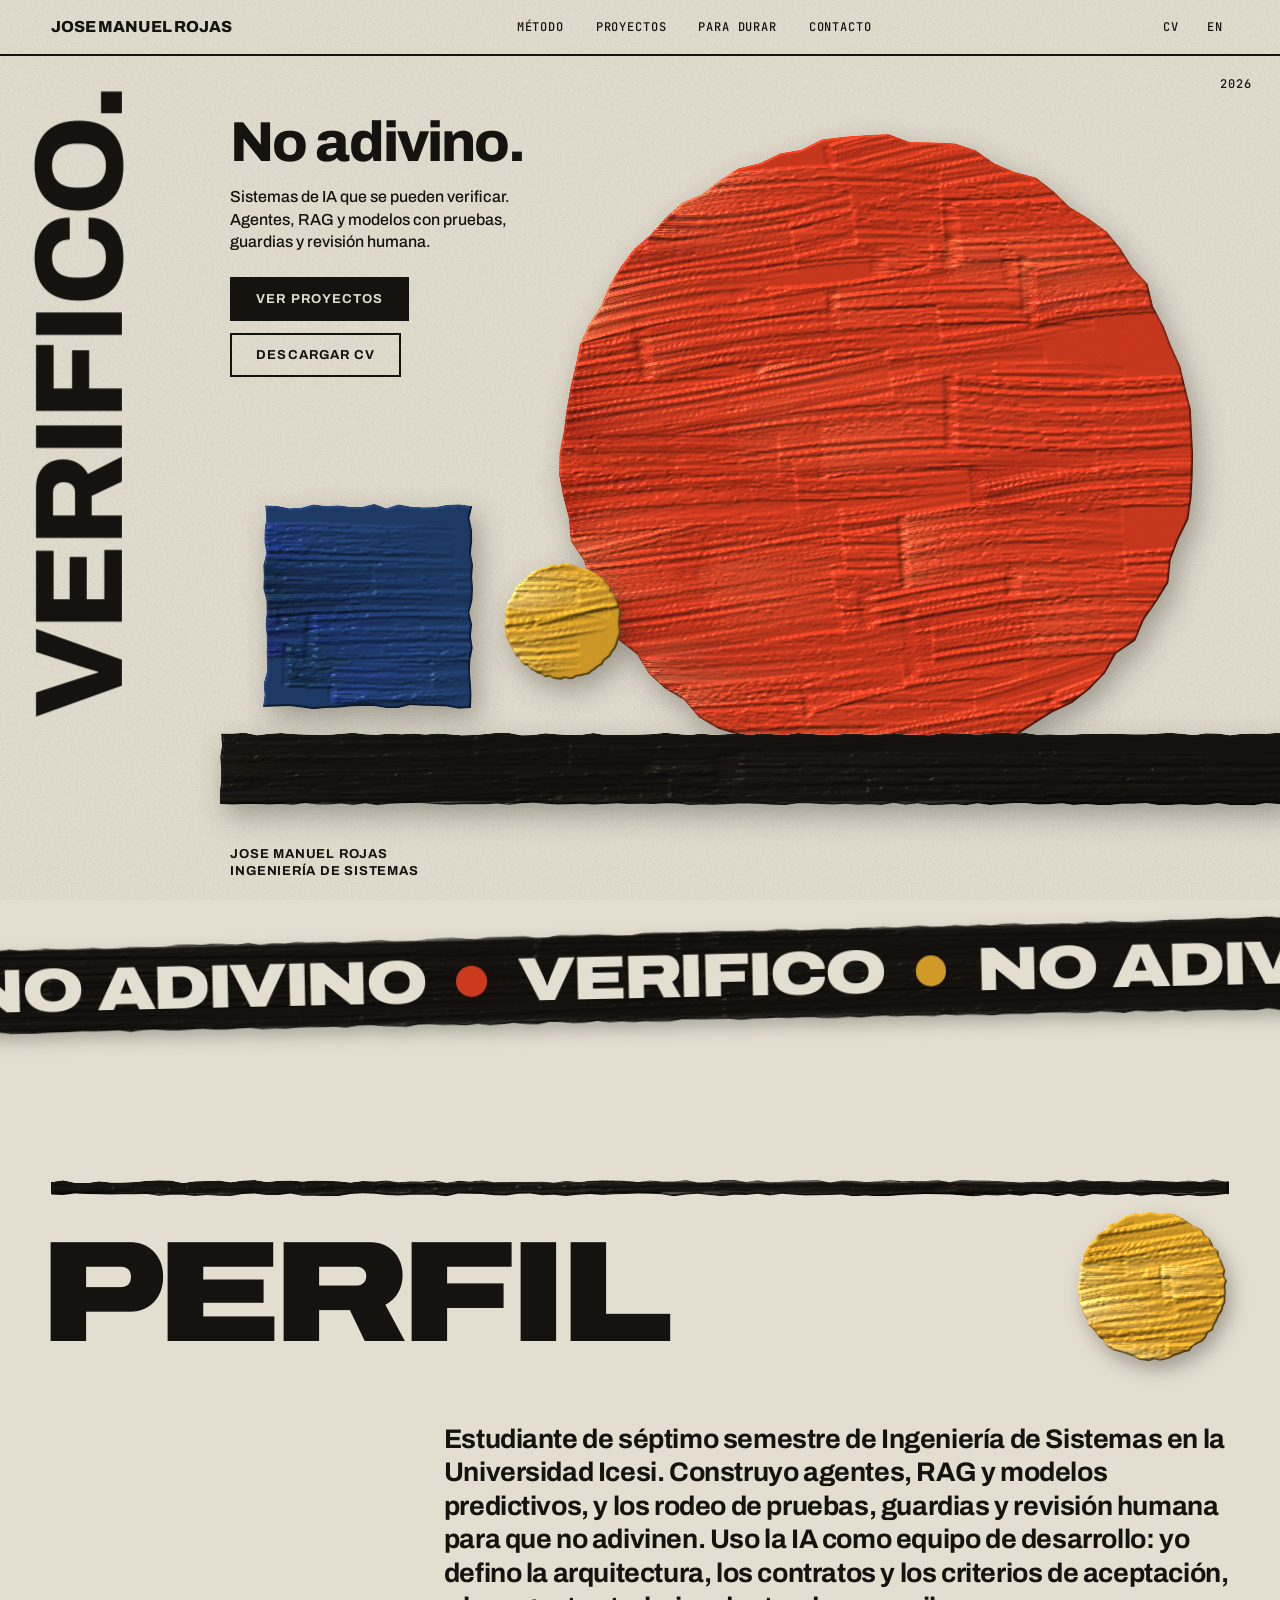
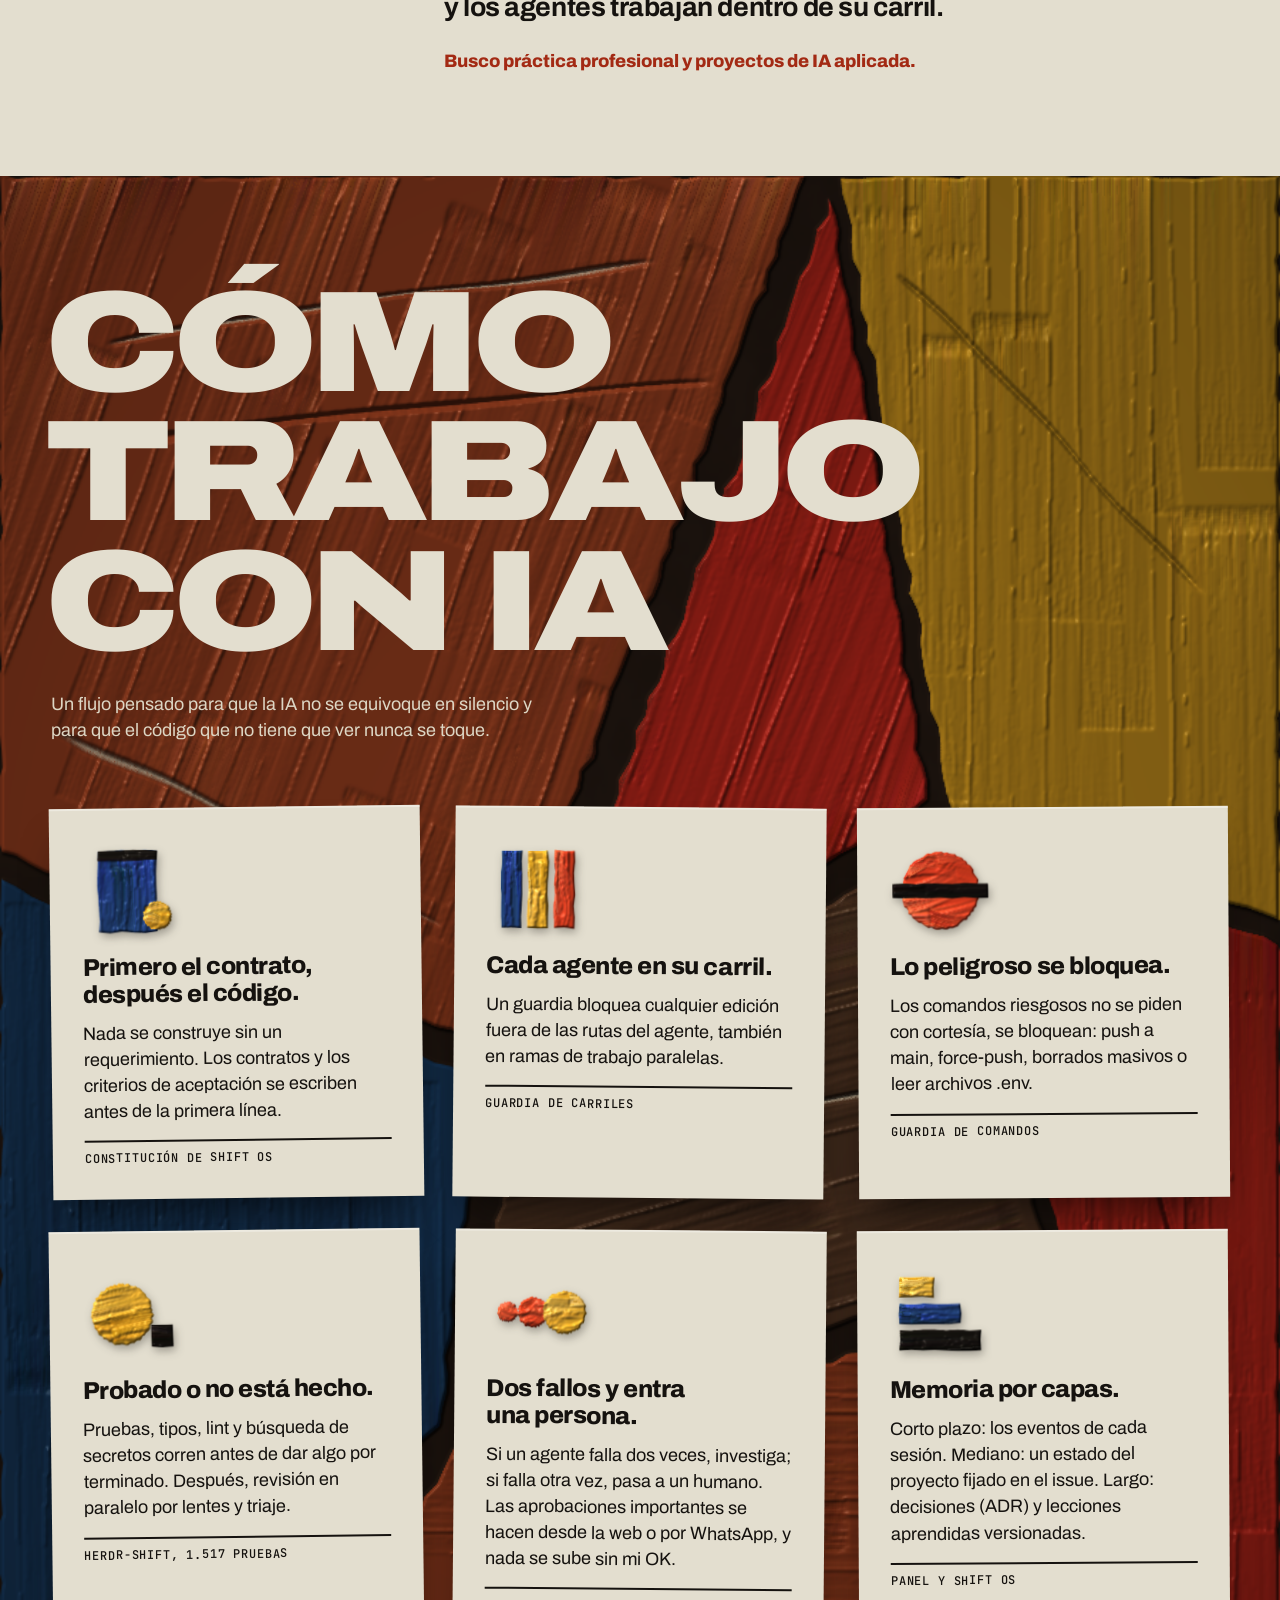
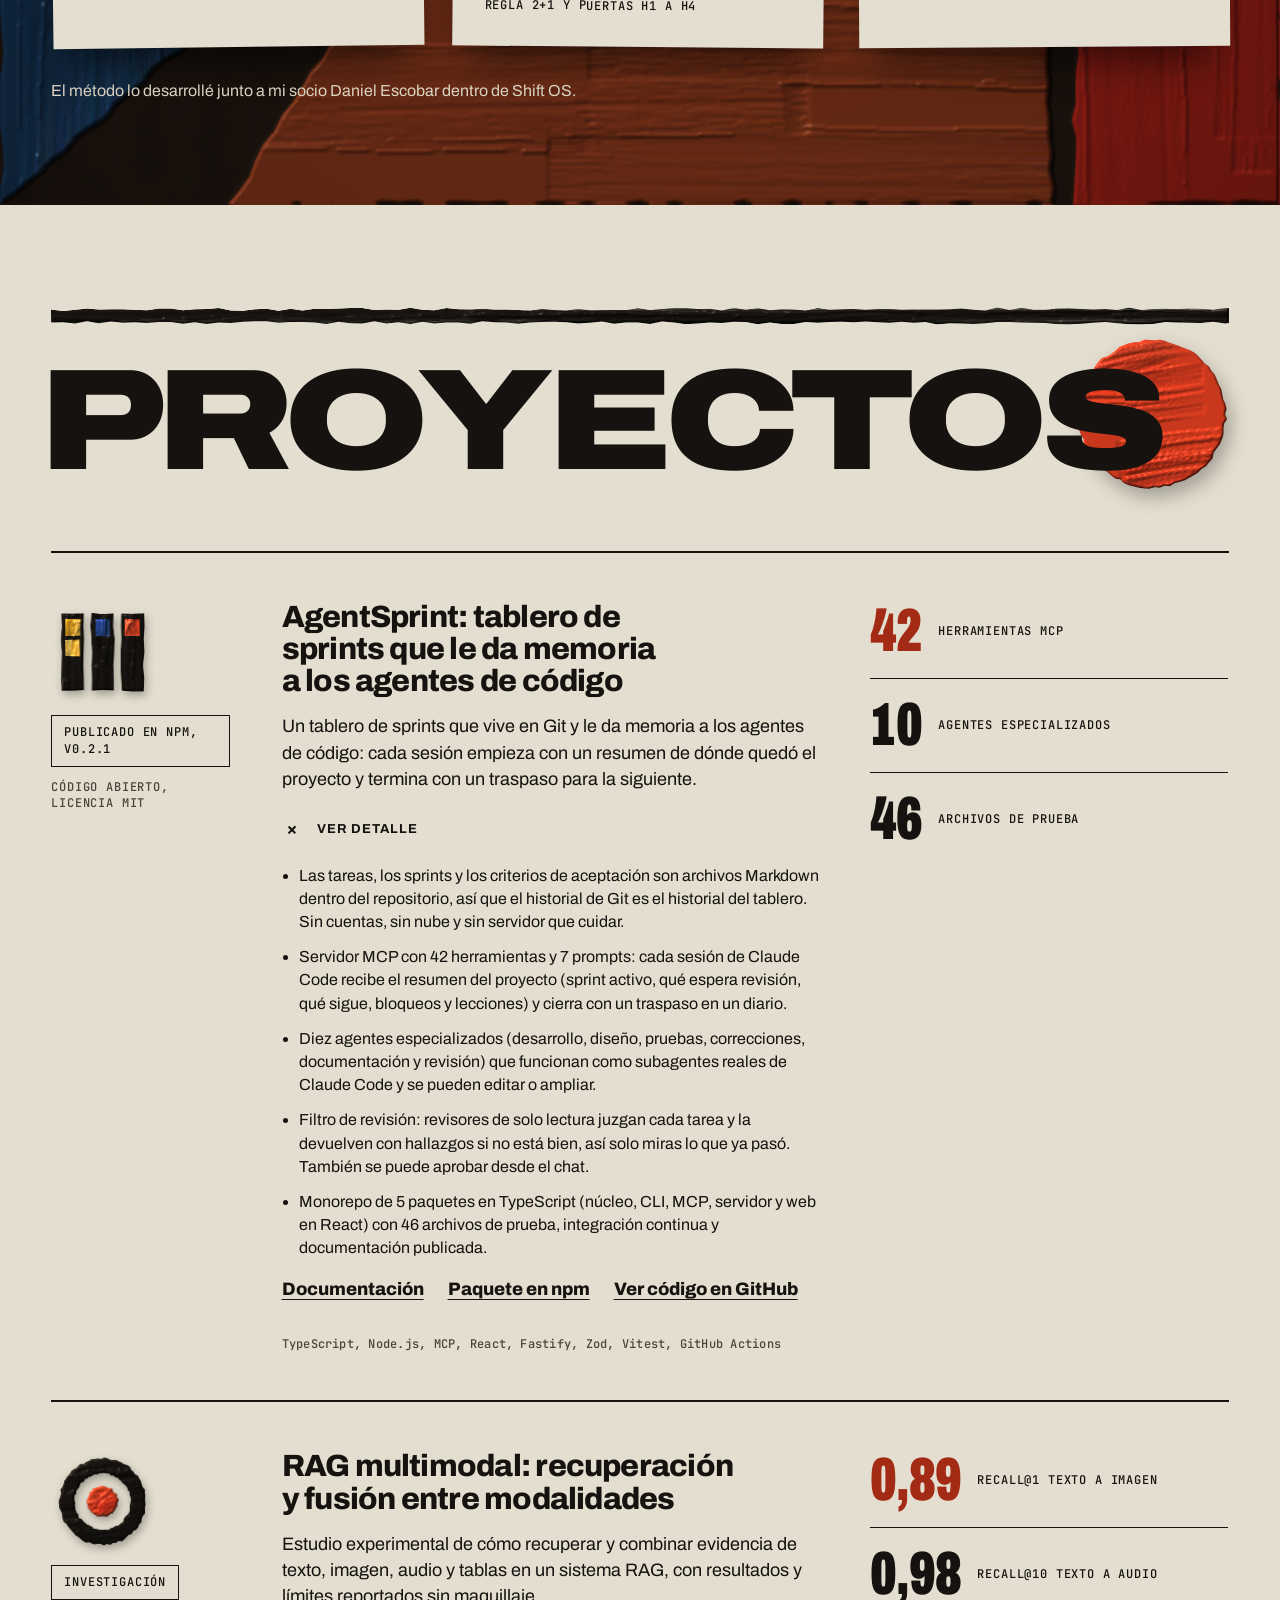
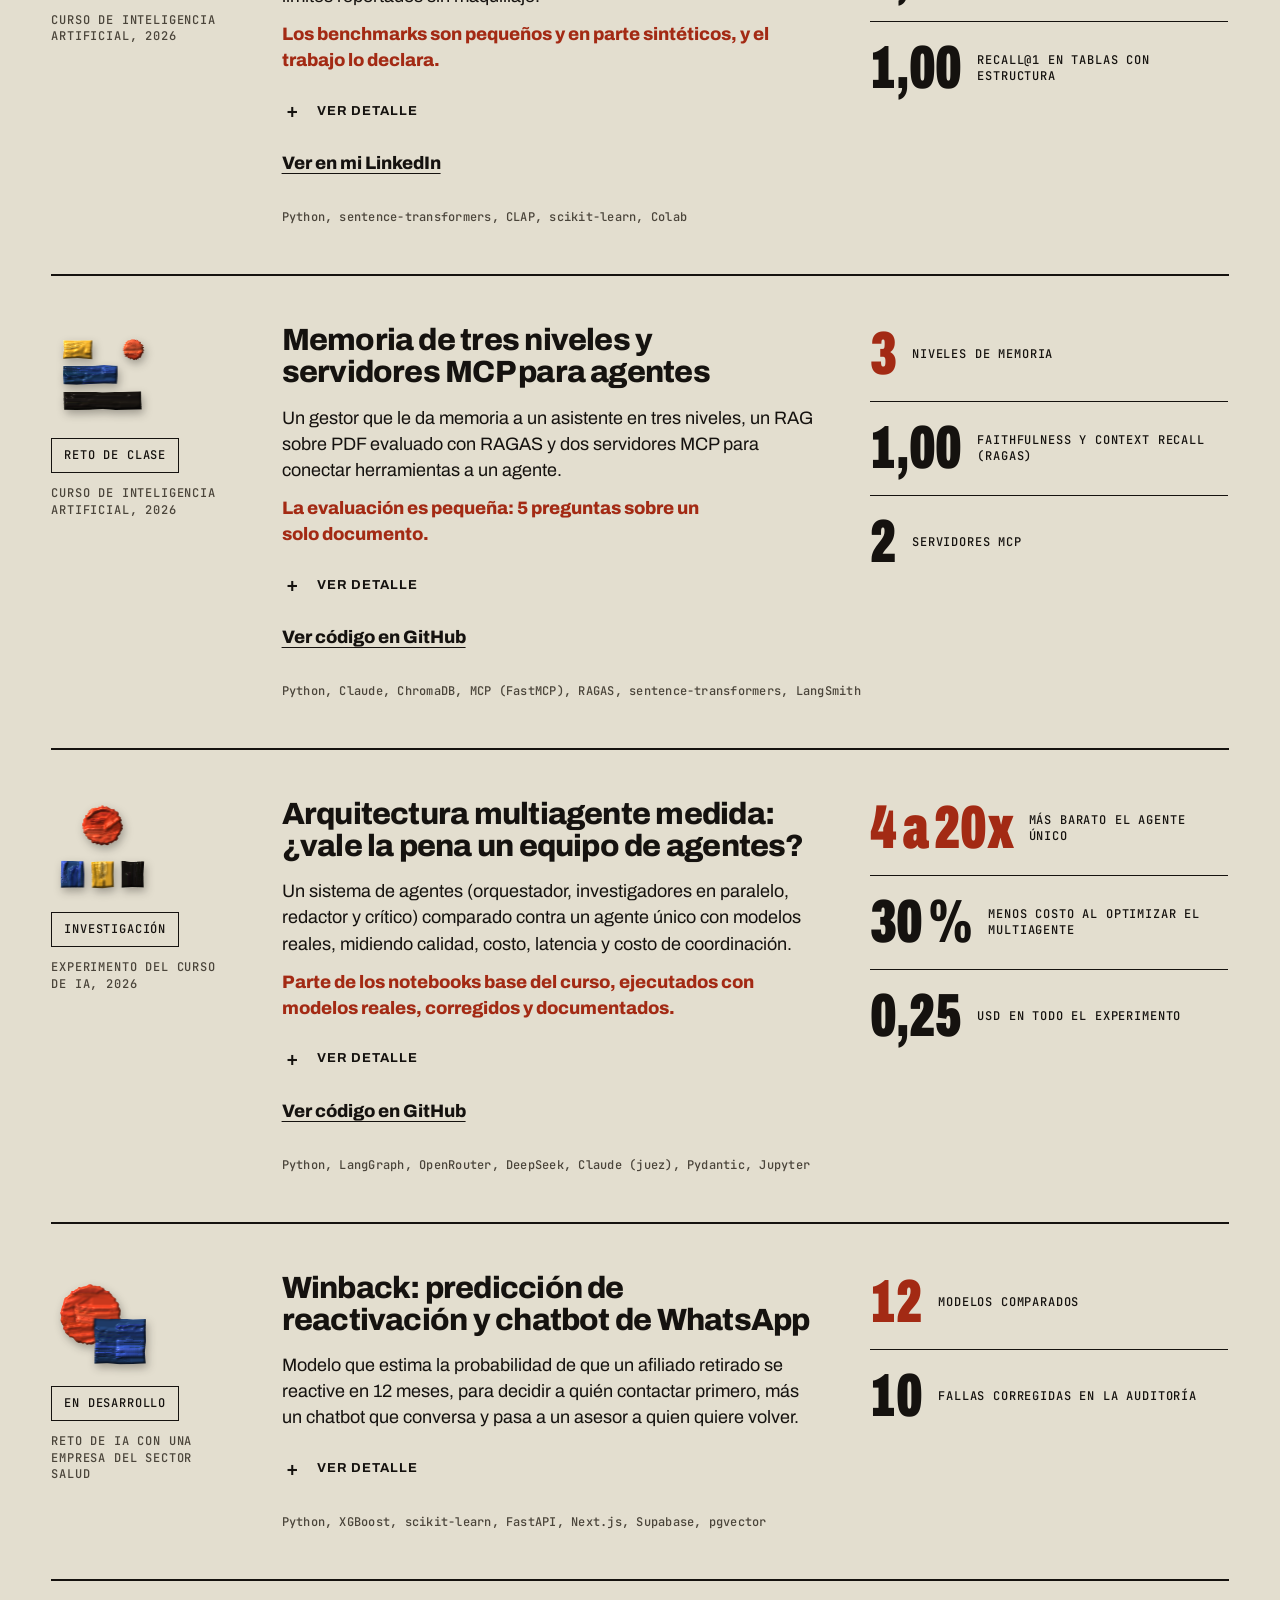
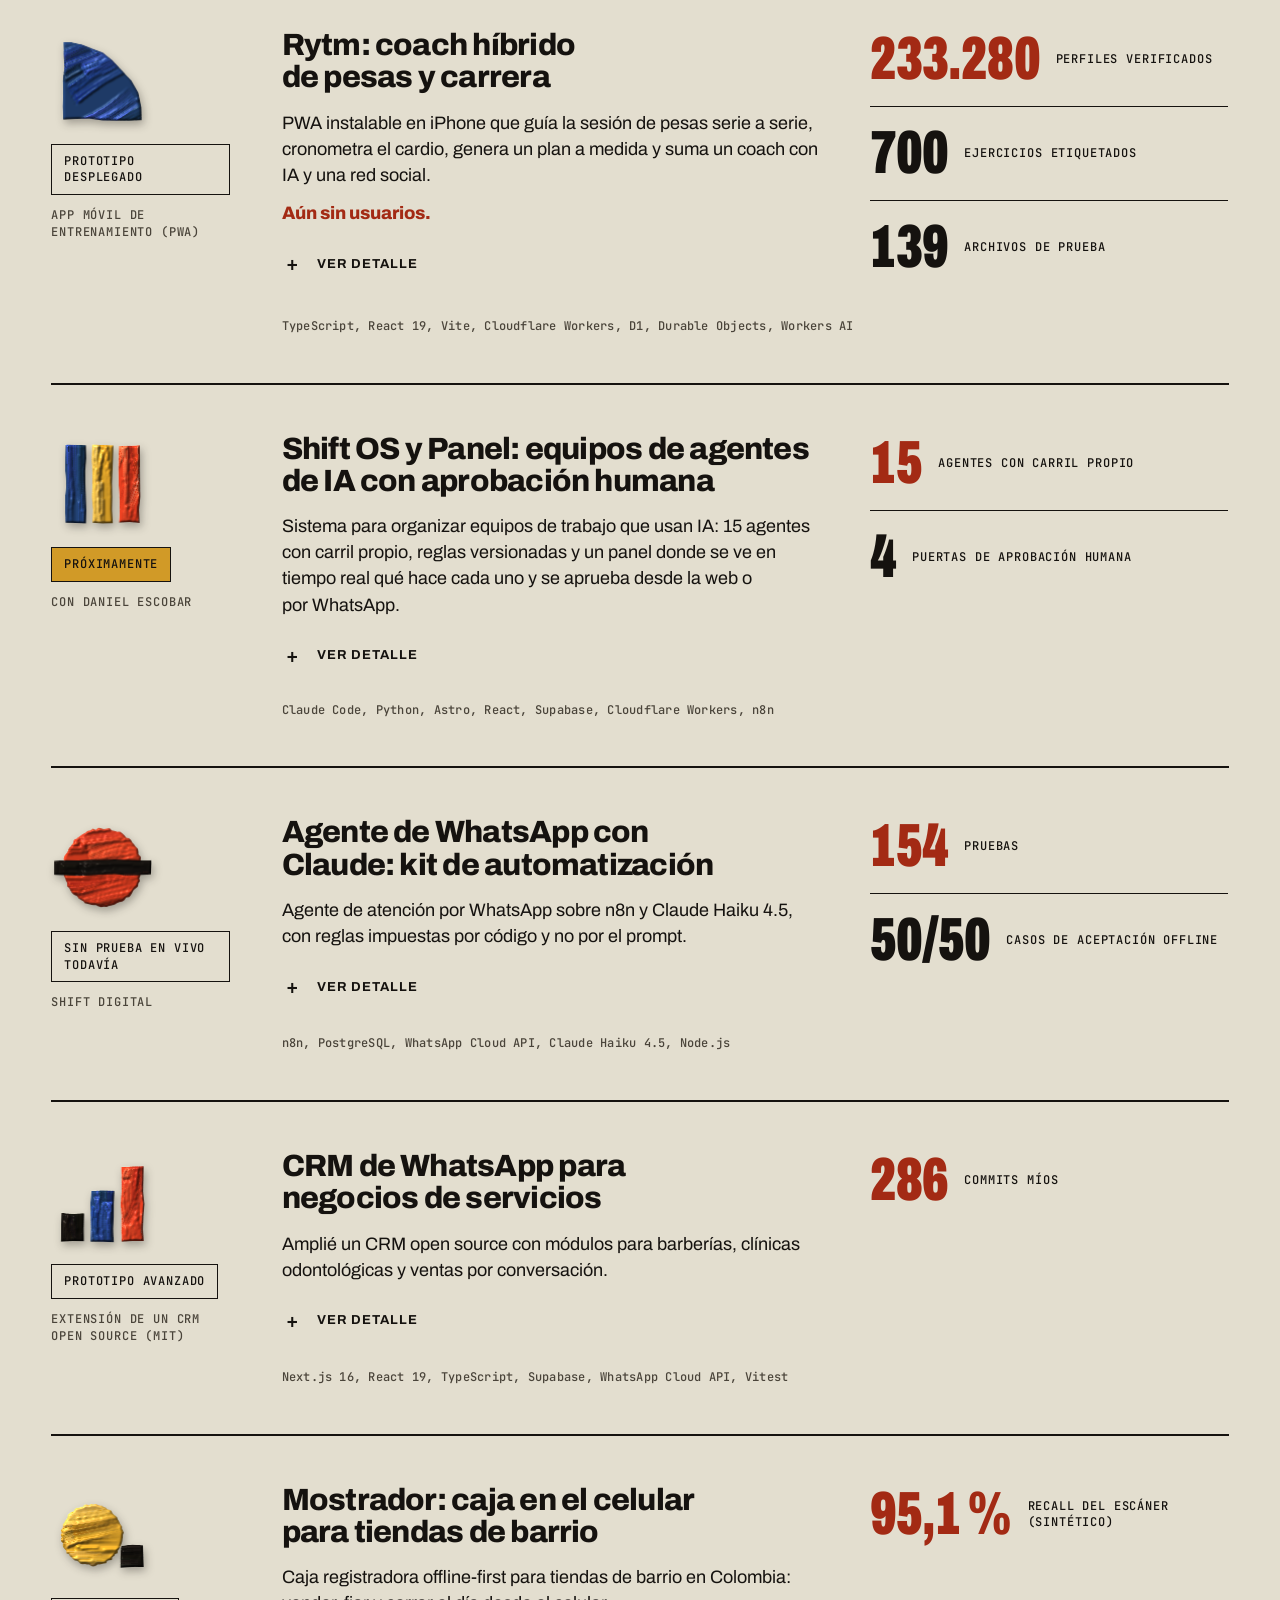
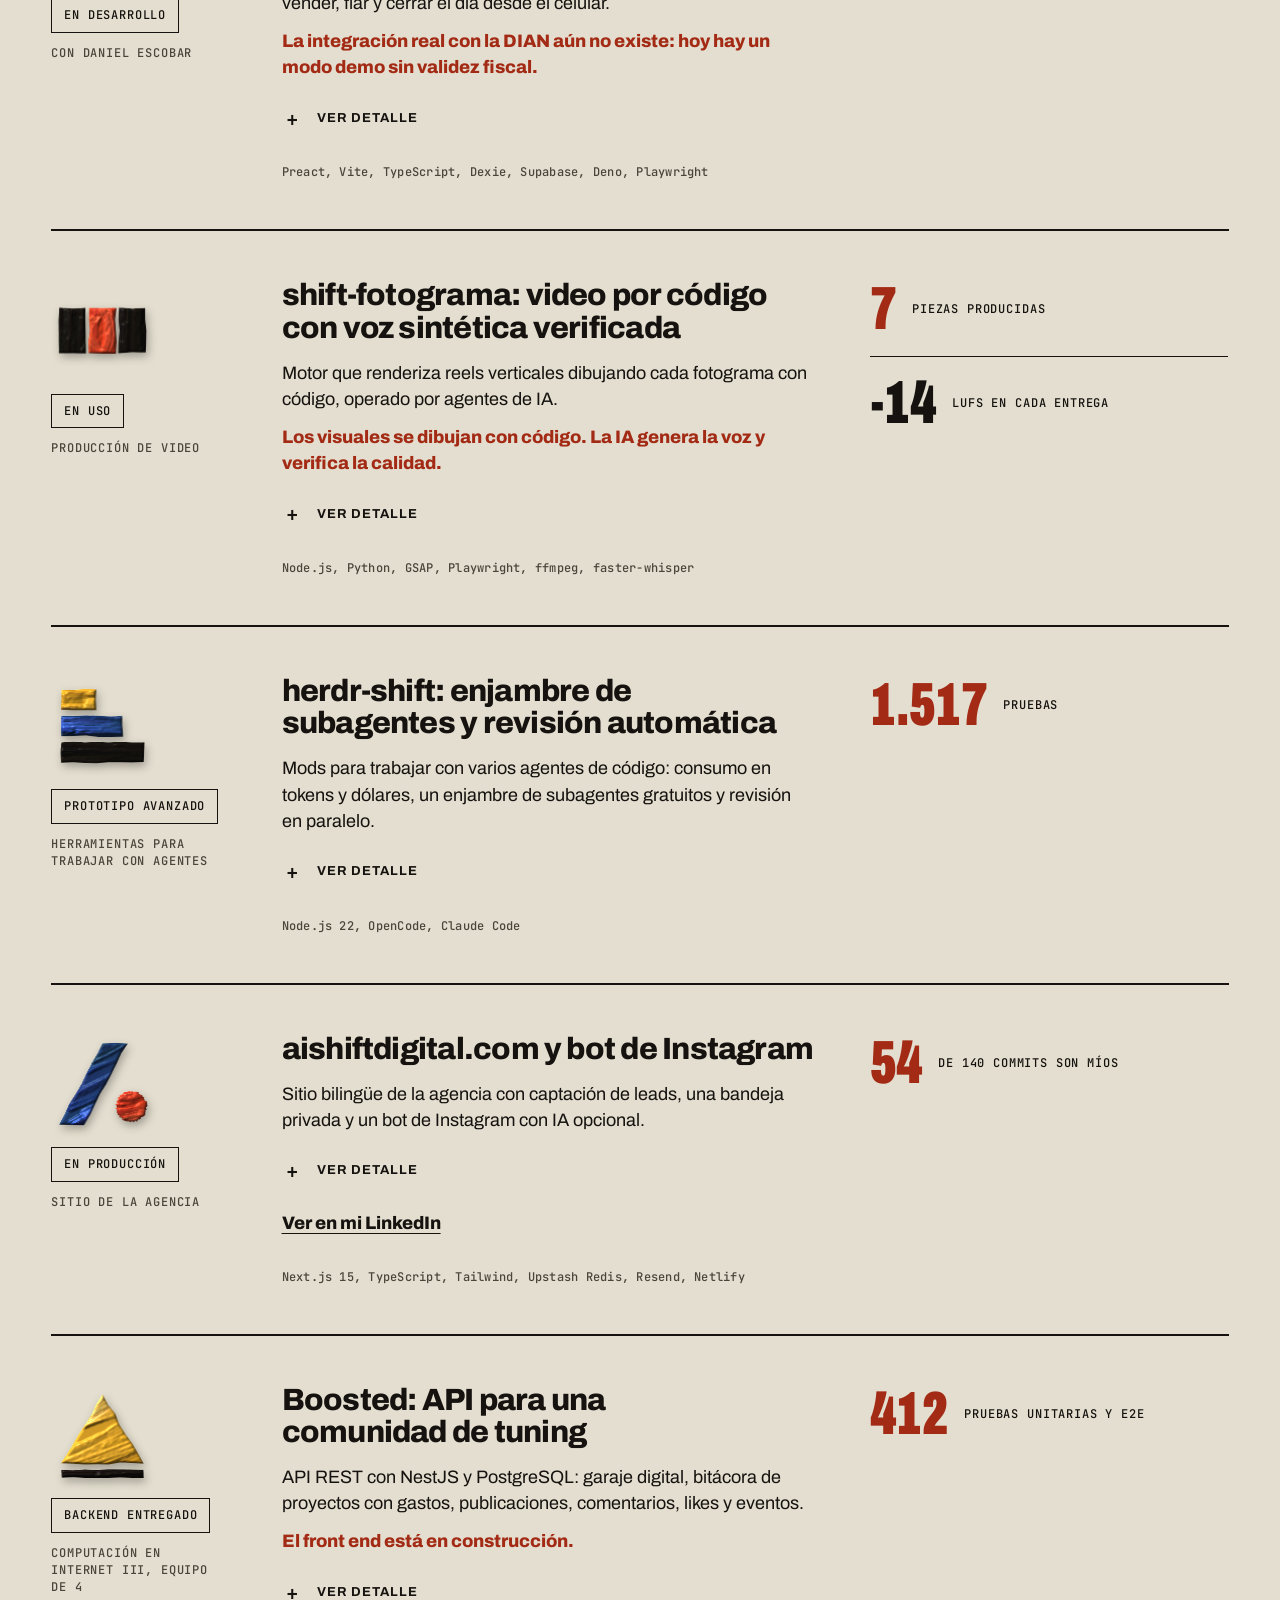
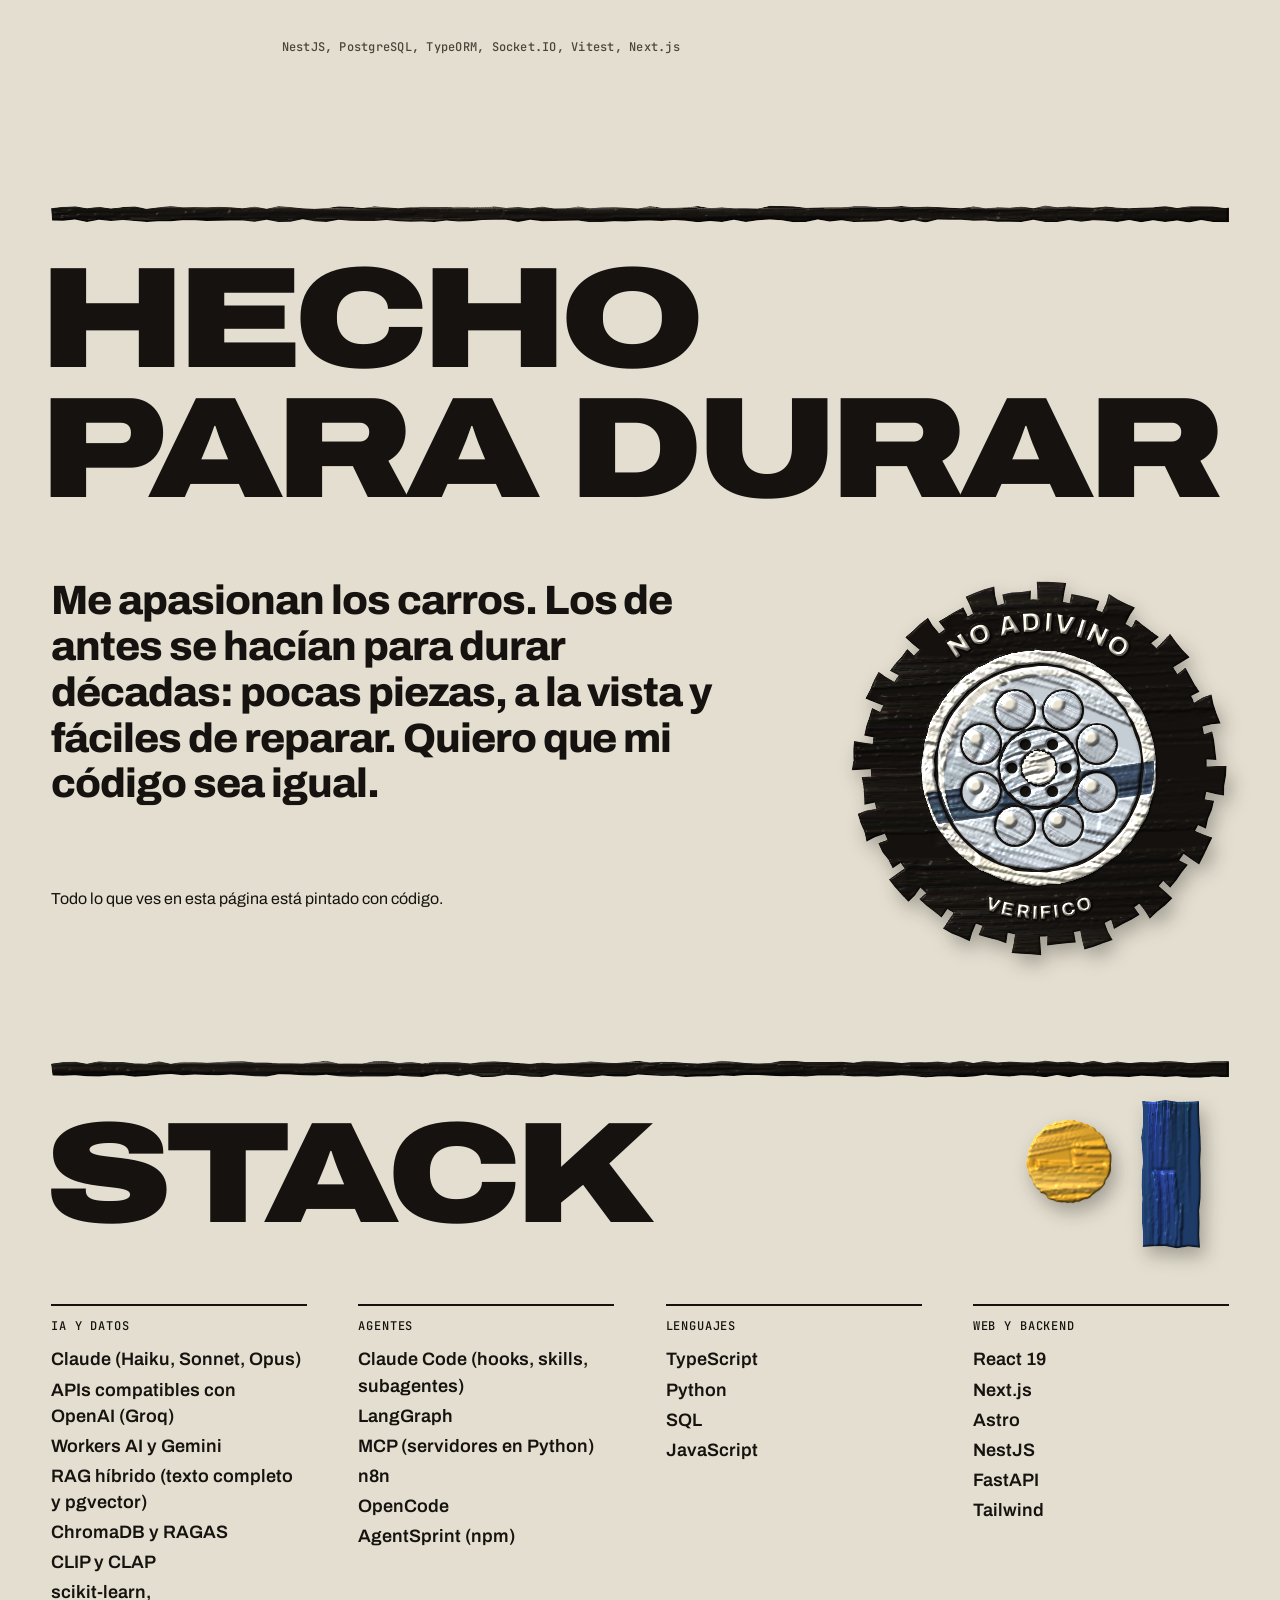
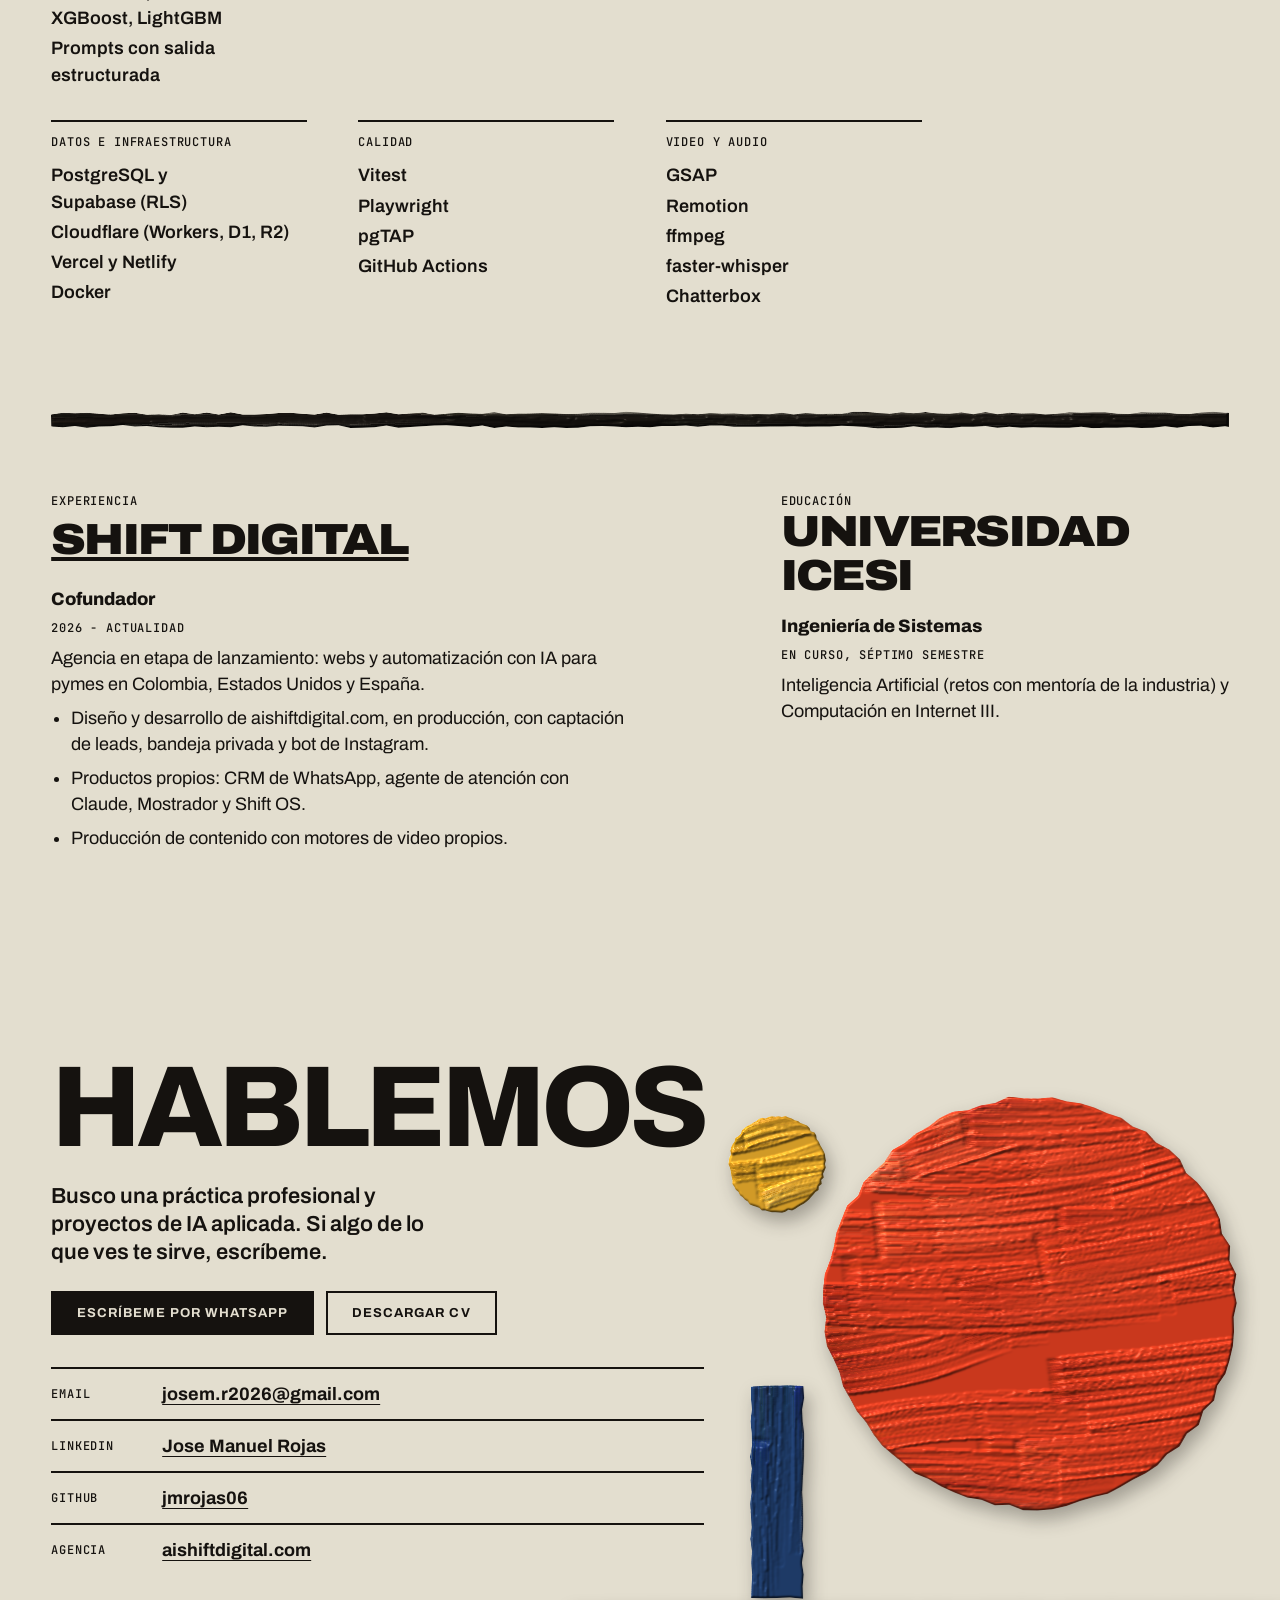
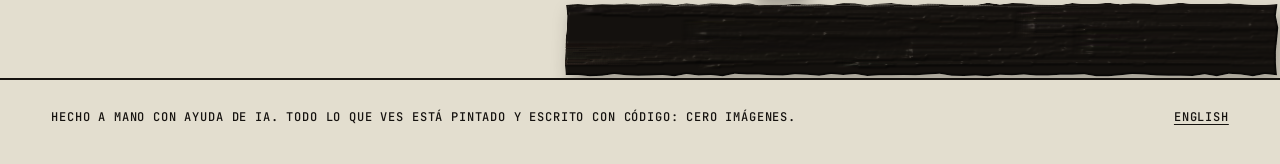
<file: index.html>
<!doctype html>
<html lang="es">
<head>
<meta charset="utf-8">
<meta name="viewport" content="width=device-width, initial-scale=1">
<title>Jose Manuel Rojas | No adivino. Verifico.</title>
<meta name="description" content="Estudiante de Ingeniería de Sistemas en la Universidad Icesi. Agentes, RAG y modelos predictivos con pruebas, guardias y revisión humana.">
<meta name="color-scheme" content="light">
<meta name="theme-color" content="#E3DECF">
<link rel="icon" type="image/svg+xml" href="favicon.svg">
<link rel="canonical" href="https://jmrojas06.github.io/">
<link rel="alternate" hreflang="es" href="https://jmrojas06.github.io/">
<link rel="alternate" hreflang="en" href="https://jmrojas06.github.io/en/">
<meta property="og:url" content="https://jmrojas06.github.io/">
<meta property="og:image" content="https://jmrojas06.github.io/assets/og.jpg">
<meta name="twitter:card" content="summary_large_image">
<meta property="og:type" content="website">
<meta property="og:locale" content="es_CO">
<meta property="og:title" content="Jose Manuel Rojas | No adivino. Verifico.">
<meta property="og:description" content="Estudiante de Ingeniería de Sistemas en la Universidad Icesi. Agentes, RAG y modelos predictivos con pruebas, guardias y revisión humana.">
<script>document.documentElement.classList.add('js')</script>
<link rel="preload" href="assets/fonts/archivo-normal-100-900.woff2" as="font" type="font/woff2" crossorigin>
<link rel="stylesheet" href="assets/fonts/fonts.css">
<link rel="stylesheet" href="styles.css">
<script type="application/ld+json">{"@context":"https://schema.org","@type":"Person","name":"Jose Manuel Rojas","jobTitle":"Estudiante de Ingeniería de Sistemas","alumniOf":"Universidad Icesi","sameAs":["https://github.com/jmrojas06","https://www.linkedin.com/in/jose-manuel-rojas-401587226"]}</script>
</head>
<body>
<a class="skip" href="#main">Saltar al contenido</a>
<header class="nav mono">
  <a class="nav__name" href="#top" translate="no">Jose Manuel Rojas</a>
  <nav aria-label="Secciones">
    <a href="#metodo">Método</a>
    <a href="#proyectos">Proyectos</a>
    <a href="#garaje">Para durar</a>
    <a href="#contacto">Contacto</a>
  </nav>
  <span class="nav__r"><a href="Jose-Manuel-Rojas-CV-ES.pdf" download>CV</a><a href="en/" hreflang="en" lang="en">EN</a></span>
</header>
<main id="main">

  <section class="hero" id="top" data-parallax aria-label="Portada">
    <div class="shapes" aria-hidden="true">
      <canvas class="shape s-circle" data-scene="shape" data-shape="circle" data-key="red" data-cap="1200" data-seed="1" style="--z:14;--d:0.15s" aria-hidden="true"></canvas>
      <canvas class="shape s-bar" data-scene="shape" data-shape="rect" data-key="ink" data-cap="1400" data-seed="2" style="--z:6;--d:0.6s" aria-hidden="true"></canvas>
      <canvas class="shape s-blue" data-scene="shape" data-shape="rect" data-key="blue" data-cap="700" data-seed="3" style="--z:24;--d:0.9s" aria-hidden="true"></canvas>
      <canvas class="shape s-ochre" data-scene="shape" data-shape="circle" data-key="ochre" data-cap="500" data-seed="4" style="--z:34;--d:1.15s" aria-hidden="true"></canvas>
    </div>
    <p class="vert" aria-hidden="true">Verifico.</p>
    <div class="hero__copy">
      <h1 aria-label="No adivino. Verifico."><span class="say">No adivino.</span></h1>
      <p class="sub">Sistemas de IA que se pueden verificar.<span class="sub__more"> Agentes, RAG y modelos con pruebas, guardias y revisión humana.</span></p>
      <div class="cta"><a class="btn btn--solid" href="#proyectos">Ver proyectos</a><a class="btn" href="Jose-Manuel-Rojas-CV-ES.pdf" download>Descargar CV</a></div>
    </div>
    <p class="hero__id" translate="no">Jose Manuel Rojas<br>Ingeniería de Sistemas</p>
    <p class="hero__yr mono">2026</p>
  </section>

  <div class="tape" aria-hidden="true">
    <div class="tape__in">
      <canvas class="tape__cv" data-scene="rule" data-seed="5"></canvas>
      <div class="tape__track"><span>No adivino</span><i class="dot dot--r"></i><span>Verifico</span><i class="dot dot--o"></i><span>No adivino</span><i class="dot dot--r"></i><span>Verifico</span><i class="dot dot--o"></i><span>No adivino</span><i class="dot dot--r"></i><span>Verifico</span><i class="dot dot--o"></i><span>No adivino</span><i class="dot dot--r"></i><span>Verifico</span><i class="dot dot--o"></i><span>No adivino</span><i class="dot dot--r"></i><span>Verifico</span><i class="dot dot--o"></i><span>No adivino</span><i class="dot dot--r"></i><span>Verifico</span><i class="dot dot--o"></i><span>No adivino</span><i class="dot dot--r"></i><span>Verifico</span><i class="dot dot--o"></i><span>No adivino</span><i class="dot dot--r"></i><span>Verifico</span><i class="dot dot--o"></i></div>
    </div>
  </div>

  <section class="sec" id="perfil">
    <canvas class="rule" data-scene="rule" data-seed="6" aria-hidden="true"></canvas>
    <div class="perfil">
      <div class="st-wrap reveal"><h2 class="st">Perfil</h2><canvas class="deco d-perfil" data-scene="shape" data-shape="circle" data-key="ochre" data-cap="700" data-seed="7" aria-hidden="true"></canvas></div>
      <div class="perfil__body reveal">
        <p class="perfil__text">Estudiante de séptimo semestre de Ingeniería de Sistemas en la Universidad Icesi. Construyo agentes, RAG y modelos predictivos, y los rodeo de pruebas, guardias y revisión humana para que no adivinen. Uso la IA como equipo de desarrollo: yo defino la arquitectura, los contratos y los criterios de aceptación, y los agentes trabajan dentro de su carril.</p>
        <p class="perfil__goal">Busco práctica profesional y proyectos de IA aplicada.</p>
      </div>
    </div>
  </section>

  <section class="dark" id="metodo">
    <canvas class="dark__cv" data-scene="shards" data-seed="8" aria-hidden="true"></canvas>
    <div class="dark__in">
      <h2 class="st st--r reveal">Cómo trabajo con IA</h2>
      <p class="sec__intro reveal">Un flujo pensado para que la IA no se equivoque en silencio y para que el código que no tiene que ver nunca se toque.</p>
      <div class="metodo">
        <article class="mt reveal" style="--i:0">
          <canvas class="emb" data-scene="emblem" data-kind="contract" data-seed="9" aria-hidden="true"></canvas>
          <h3>Primero el contrato, después el código.</h3>
          <p>Nada se construye sin un requerimiento. Los contratos y los criterios de aceptación se escriben antes de la primera línea.</p>
          <p class="mono">Constitución de Shift OS</p>
        </article>
        <article class="mt reveal" style="--i:1">
          <canvas class="emb" data-scene="emblem" data-kind="lanes" data-seed="10" aria-hidden="true"></canvas>
          <h3>Cada agente en su carril.</h3>
          <p>Un guardia bloquea cualquier edición fuera de las rutas del agente, también en ramas de trabajo paralelas.</p>
          <p class="mono">Guardia de carriles</p>
        </article>
        <article class="mt reveal" style="--i:2">
          <canvas class="emb" data-scene="emblem" data-kind="blocked" data-seed="11" aria-hidden="true"></canvas>
          <h3>Lo peligroso se bloquea.</h3>
          <p>Los comandos riesgosos no se piden con cortesía, se bloquean: push a main, force-push, borrados masivos o leer archivos .env.</p>
          <p class="mono">Guardia de comandos</p>
        </article>
        <article class="mt reveal" style="--i:0">
          <canvas class="emb" data-scene="emblem" data-kind="verified" data-seed="12" aria-hidden="true"></canvas>
          <h3>Probado o no está hecho.</h3>
          <p>Pruebas, tipos, lint y búsqueda de secretos corren antes de dar algo por terminado. Después, revisión en paralelo por lentes y triaje.</p>
          <p class="mono">herdr-shift, 1.517 pruebas</p>
        </article>
        <article class="mt reveal" style="--i:1">
          <canvas class="emb" data-scene="emblem" data-kind="escalate" data-seed="13" aria-hidden="true"></canvas>
          <h3>Dos fallos y entra una persona.</h3>
          <p>Si un agente falla dos veces, investiga; si falla otra vez, pasa a un humano. Las aprobaciones importantes se hacen desde la web o por WhatsApp, y nada se sube sin mi OK.</p>
          <p class="mono">Regla 2+1 y puertas H1 a H4</p>
        </article>
        <article class="mt reveal" style="--i:2">
          <canvas class="emb" data-scene="emblem" data-kind="layers" data-seed="14" aria-hidden="true"></canvas>
          <h3>Memoria por capas.</h3>
          <p>Corto plazo: los eventos de cada sesión. Mediano: un estado del proyecto fijado en el issue. Largo: decisiones (ADR) y lecciones aprendidas versionadas.</p>
          <p class="mono">Panel y Shift OS</p>
        </article>
      </div>
      <p class="sec__note reveal">El método lo desarrollé junto a mi socio Daniel Escobar dentro de Shift OS.</p>
    </div>
  </section>

  <section class="sec" id="proyectos">
    <canvas class="rule" data-scene="rule" data-seed="15" aria-hidden="true"></canvas>
    <div class="st-wrap reveal"><h2 class="st">Proyectos</h2><canvas class="deco d-proy" data-scene="shape" data-shape="circle" data-key="red" data-cap="800" data-seed="16" aria-hidden="true"></canvas></div>
    <div class="projects">

      <article class="prj reveal" id="p-agentsprint">
        <div class="prj__l">
          <canvas class="emb" data-scene="emblem" data-kind="board" data-seed="17" aria-hidden="true"></canvas>
          <span class="chip mono">Publicado en npm, v0.2.1</span>
          <span class="tag mono">Código abierto, licencia MIT</span>
        </div>
        <div class="prj__m">
          <h3>AgentSprint: tablero de sprints que le da memoria a los agentes de código</h3>
          <p class="prj__sum">Un tablero de sprints que vive en Git y le da memoria a los agentes de código: cada sesión empieza con un resumen de dónde quedó el proyecto y termina con un traspaso para la siguiente.</p>
          
          <details open><summary>Ver detalle</summary><ul class="points"><li>Las tareas, los sprints y los criterios de aceptación son archivos Markdown dentro del repositorio, así que el historial de Git es el historial del tablero. Sin cuentas, sin nube y sin servidor que cuidar.</li><li>Servidor MCP con 42 herramientas y 7 prompts: cada sesión de Claude Code recibe el resumen del proyecto (sprint activo, qué espera revisión, qué sigue, bloqueos y lecciones) y cierra con un traspaso en un diario.</li><li>Diez agentes especializados (desarrollo, diseño, pruebas, correcciones, documentación y revisión) que funcionan como subagentes reales de Claude Code y se pueden editar o ampliar.</li><li>Filtro de revisión: revisores de solo lectura juzgan cada tarea y la devuelven con hallazgos si no está bien, así solo miras lo que ya pasó. También se puede aprobar desde el chat.</li><li>Monorepo de 5 paquetes en TypeScript (núcleo, CLI, MCP, servidor y web en React) con 46 archivos de prueba, integración continua y documentación publicada.</li></ul></details>
          <div class="prj__links"><a class="prj__link" href="https://jmrojas06.github.io/AgentSprint/" rel="noopener">Documentación</a><a class="prj__link" href="https://www.npmjs.com/package/@jmrojas06/agentsprint-cli" rel="noopener">Paquete en npm</a><a class="prj__link" href="https://github.com/jmrojas06/AgentSprint" rel="noopener">Ver código en GitHub</a></div>
        </div>
        <dl class="nums"><div><dt class="mono">herramientas MCP</dt><dd>42</dd></div><div><dt class="mono">agentes especializados</dt><dd>10</dd></div><div><dt class="mono">archivos de prueba</dt><dd>46</dd></div></dl>
        <p class="prj__s mono">TypeScript, Node.js, MCP, React, Fastify, Zod, Vitest, GitHub Actions</p>
      </article>

      <article class="prj reveal" id="p-rag">
        <div class="prj__l">
          <canvas class="emb" data-scene="emblem" data-kind="target" data-seed="18" aria-hidden="true"></canvas>
          <span class="chip mono">Investigación</span>
          <span class="tag mono">Curso de Inteligencia Artificial, 2026</span>
        </div>
        <div class="prj__m">
          <h3>RAG multimodal: recuperación y fusión entre modalidades</h3>
          <p class="prj__sum">Estudio experimental de cómo recuperar y combinar evidencia de texto, imagen, audio y tablas en un sistema RAG, con resultados y límites reportados sin maquillaje.</p>
          <p class="prj__note">Los benchmarks son pequeños y en parte sintéticos, y el trabajo lo declara.</p>
          <details><summary>Ver detalle</summary><ul class="points"><li>Texto a imagen con CLIP ViT-B/32 sobre Flickr30k: Recall@1 de 0,89 y MRR de 0,936 en 100 consultas.</li><li>Texto a audio con CLAP sobre AudioCaps: Recall@10 de 0,98.</li><li>Tablas: al añadir estructura (empresa, región, frecuencia) el Recall@1 subió de 0,67 a 1,00 frente a TF-IDF en un corpus controlado.</li><li>Detecté fuga de información en mi propio baseline y la corregí. Añadí detección y penalización de conflictos entre modalidades.</li></ul></details>
          <div class="prj__links"><a class="prj__link" href="https://www.linkedin.com/in/jose-manuel-rojas-401587226" rel="noopener">Ver en mi LinkedIn</a></div>
        </div>
        <dl class="nums"><div><dt class="mono">Recall@1 texto a imagen</dt><dd>0,89</dd></div><div><dt class="mono">Recall@10 texto a audio</dt><dd>0,98</dd></div><div><dt class="mono">Recall@1 en tablas con estructura</dt><dd>1,00</dd></div></dl>
        <p class="prj__s mono">Python, sentence-transformers, CLAP, scikit-learn, Colab</p>
      </article>

      <article class="prj reveal" id="p-memoria">
        <div class="prj__l">
          <canvas class="emb" data-scene="emblem" data-kind="memory" data-seed="19" aria-hidden="true"></canvas>
          <span class="chip mono">Reto de clase</span>
          <span class="tag mono">Curso de Inteligencia Artificial, 2026</span>
        </div>
        <div class="prj__m">
          <h3>Memoria de tres niveles y servidores MCP para agentes</h3>
          <p class="prj__sum">Un gestor que le da memoria a un asistente en tres niveles, un RAG sobre PDF evaluado con RAGAS y dos servidores MCP para conectar herramientas a un agente.</p>
          <p class="prj__note">La evaluación es pequeña: 5 preguntas sobre un solo documento.</p>
          <details><summary>Ver detalle</summary><ul class="points"><li>Tres niveles de memoria coordinados por un gestor: corto (los últimos 10 mensajes), medio (resumen de la sesión con vigencia de 14 días) y largo (hechos duraderos con importancia, recencia y «derecho al olvido»).</li><li>Corto plazo: ventana de 10 mensajes o 8.000 caracteres que expulsa de a pares, para no romper el turno entre usuario y asistente.</li><li>Medio plazo: resumen progresivo de la sesión guardado con fecha en una base vectorial (Chroma). Solo se recupera lo de los últimos 14 días y se purga lo caducado.</li><li>Largo plazo: el modelo extrae hechos con una importancia de 1 a 10. Si un hecho ya existe lo actualiza en vez de duplicarlo y se recupera por similitud (60 %), importancia (25 %) y recencia (15 %, con decaimiento).</li><li>RAG sobre PDF evaluado con RAGAS en 5 preguntas: faithfulness 1,00, context recall 1,00, context precision 0,90 y answer relevancy 0,89.</li><li>Dos servidores MCP en Python (FastMCP): uno de notas con 3 herramientas y otro que busca y lee la documentación oficial de LangChain a partir de su índice llms.txt.</li></ul></details>
          <div class="prj__links"><a class="prj__link" href="https://github.com/jmrojas06/Reto-2" rel="noopener">Ver código en GitHub</a></div>
        </div>
        <dl class="nums"><div><dt class="mono">niveles de memoria</dt><dd>3</dd></div><div><dt class="mono">faithfulness y context recall (RAGAS)</dt><dd>1,00</dd></div><div><dt class="mono">servidores MCP</dt><dd>2</dd></div></dl>
        <p class="prj__s mono">Python, Claude, ChromaDB, MCP (FastMCP), RAGAS, sentence-transformers, LangSmith</p>
      </article>

      <article class="prj reveal" id="p-multiagente">
        <div class="prj__l">
          <canvas class="emb" data-scene="emblem" data-kind="agents" data-seed="20" aria-hidden="true"></canvas>
          <span class="chip mono">Investigación</span>
          <span class="tag mono">Experimento del curso de IA, 2026</span>
        </div>
        <div class="prj__m">
          <h3>Arquitectura multiagente medida: ¿vale la pena un equipo de agentes?</h3>
          <p class="prj__sum">Un sistema de agentes (orquestador, investigadores en paralelo, redactor y crítico) comparado contra un agente único con modelos reales, midiendo calidad, costo, latencia y costo de coordinación.</p>
          <p class="prj__note">Parte de los notebooks base del curso, ejecutados con modelos reales, corregidos y documentados.</p>
          <details><summary>Ver detalle</summary><ul class="points"><li>Dos implementaciones del mismo diseño: con LangGraph (grafo de estados) y desde cero con el SDK de OpenAI sobre OpenRouter, para comprobar que el resultado no depende del framework.</li><li>5 configuraciones, 8 preguntas por 3 repeticiones (24 tareas cada una, unas 1.000 llamadas) y un juez de otra familia de modelos para evitar sesgo. Todo el experimento costó unos 0,25 USD.</li><li>El agente único resultó entre 4 y 20 veces más barato y entre 2,5 y 6 veces más rápido, con calidad igual o mejor. Coordinar consume entre 21 % y 40 % del costo.</li><li>Optimizar (menos subtareas y rondas del crítico, o un enrutador) bajó el costo cerca de 30 % sin perder calidad, pero no alcanzó la meta de 40 %.</li><li>Medí el ruido: el orden entre agente único y multiagente se invierte entre las dos implementaciones, así que solo declaro firmes las diferencias de costo, latencia y número de llamadas.</li></ul></details>
          <div class="prj__links"><a class="prj__link" href="https://github.com/jmrojas06/multiagente-tostaduria" rel="noopener">Ver código en GitHub</a></div>
        </div>
        <dl class="nums"><div class="wide"><dt class="mono">más barato el agente único</dt><dd>4 a 20x</dd></div><div><dt class="mono">menos costo al optimizar el multiagente</dt><dd>30 %</dd></div><div><dt class="mono">USD en todo el experimento</dt><dd>0,25</dd></div></dl>
        <p class="prj__s mono">Python, LangGraph, OpenRouter, DeepSeek, Claude (juez), Pydantic, Jupyter</p>
      </article>

      <article class="prj reveal" id="p-winback">
        <div class="prj__l">
          <canvas class="emb" data-scene="emblem" data-kind="duo" data-seed="21" aria-hidden="true"></canvas>
          <span class="chip mono">En desarrollo</span>
          <span class="tag mono">Reto de IA con una empresa del sector salud</span>
        </div>
        <div class="prj__m">
          <h3>Winback: predicción de reactivación y chatbot de WhatsApp</h3>
          <p class="prj__sum">Modelo que estima la probabilidad de que un afiliado retirado se reactive en 12 meses, para decidir a quién contactar primero, más un chatbot que conversa y pasa a un asesor a quien quiere volver.</p>
          
          <details><summary>Ver detalle</summary><ul class="points"><li>Partición temporal (la prueba se mira una sola vez) y variables solo previas al retiro.</li><li>12 modelos comparados con intervalos de confianza por bootstrap. Elegí XGBoost por simplicidad, porque los ensambles empataban dentro del error.</li><li>Etiquetas barajadas para descartar fuga, calibración de probabilidades y una auditoría interna con 10 fallas corregidas.</li><li>Chatbot con reglas para baja, queja y asesor (sin gastar LLM); el modelo nunca ve la probabilidad ni datos de salud. Envío simulado, sin pruebas con WhatsApp real.</li></ul></details>
          
        </div>
        <dl class="nums"><div><dt class="mono">modelos comparados</dt><dd>12</dd></div><div><dt class="mono">fallas corregidas en la auditoría</dt><dd>10</dd></div></dl>
        <p class="prj__s mono">Python, XGBoost, scikit-learn, FastAPI, Next.js, Supabase, pgvector</p>
      </article>

      <article class="prj reveal" id="p-rytm">
        <div class="prj__l">
          <canvas class="emb" data-scene="emblem" data-kind="quarter" data-seed="22" aria-hidden="true"></canvas>
          <span class="chip mono">Prototipo desplegado</span>
          <span class="tag mono">App móvil de entrenamiento (PWA)</span>
        </div>
        <div class="prj__m">
          <h3>Rytm: coach híbrido de pesas y carrera</h3>
          <p class="prj__sum">PWA instalable en iPhone que guía la sesión de pesas serie a serie, cronometra el cardio, genera un plan a medida y suma un coach con IA y una red social.</p>
          <p class="prj__note">Aún sin usuarios.</p>
          <details><summary>Ver detalle</summary><ul class="points"><li>Coach con LLM multi-proveedor (Llama 3.3 en Workers AI por defecto; Gemini, Groq o Claude opcionales) que responde en bloques JSON validados por código.</li><li>Motor de planes determinista, sin IA: 39 esqueletos de pesas, 12 plantillas de cardio y 700 ejercicios, con invariantes verificadas sobre 233.280 combinaciones de perfil.</li><li>Avisos con la app cerrada mediante Durable Objects y Web Push, y moderación de fotos con un modelo de visión.</li><li>Backend en Cloudflare Workers, D1 y R2, con 139 archivos de prueba.</li></ul></details>
          
        </div>
        <dl class="nums"><div class="wide"><dt class="mono">perfiles verificados</dt><dd>233.280</dd></div><div><dt class="mono">ejercicios etiquetados</dt><dd>700</dd></div><div><dt class="mono">archivos de prueba</dt><dd>139</dd></div></dl>
        <p class="prj__s mono">TypeScript, React 19, Vite, Cloudflare Workers, D1, Durable Objects, Workers AI</p>
      </article>

      <article class="prj reveal" id="p-shiftos">
        <div class="prj__l">
          <canvas class="emb" data-scene="emblem" data-kind="lanes" data-seed="23" aria-hidden="true"></canvas>
          <span class="chip mono chip--soon">Próximamente</span>
          <span class="tag mono">Con Daniel Escobar</span>
        </div>
        <div class="prj__m">
          <h3>Shift OS y Panel: equipos de agentes de IA con aprobación humana</h3>
          <p class="prj__sum">Sistema para organizar equipos de trabajo que usan IA: 15 agentes con carril propio, reglas versionadas y un panel donde se ve en tiempo real qué hace cada uno y se aprueba desde la web o por WhatsApp.</p>
          
          <details><summary>Ver detalle</summary><ul class="points"><li>Plugin versionado de Claude Code con 15 agentes, 8 skills, hooks y una constitución de trabajo.</li><li>Guardias que bloquean ediciones fuera del carril y comandos peligrosos.</li><li>Panel en tiempo real con Astro, Supabase Realtime y Cloudflare Workers, en producción desde el 5 de noviembre de 2026.</li><li>Mi parte: co-desarrollo, revisión de PRs y la idea de llevarlo a equipos de trabajo como producto, que es el siguiente paso.</li></ul></details>
          
        </div>
        <dl class="nums"><div><dt class="mono">agentes con carril propio</dt><dd>15</dd></div><div><dt class="mono">puertas de aprobación humana</dt><dd>4</dd></div></dl>
        <p class="prj__s mono">Claude Code, Python, Astro, React, Supabase, Cloudflare Workers, n8n</p>
      </article>

      <article class="prj reveal" id="p-wakit">
        <div class="prj__l">
          <canvas class="emb" data-scene="emblem" data-kind="blocked" data-seed="24" aria-hidden="true"></canvas>
          <span class="chip mono">Sin prueba en vivo todavía</span>
          <span class="tag mono">Shift Digital</span>
        </div>
        <div class="prj__m">
          <h3>Agente de WhatsApp con Claude: kit de automatización</h3>
          <p class="prj__sum">Agente de atención por WhatsApp sobre n8n y Claude Haiku 4.5, con reglas impuestas por código y no por el prompt.</p>
          
          <details><summary>Ver detalle</summary><ul class="points"><li>Un guardia de precios impide que salga cualquier precio fuera de la lista y falla cerrado ante formatos como «mil» o «k».</li><li>Traspaso a humano ante queja, precio desconocido o lead caliente. Datos sensibles redactados antes del modelo, firma HMAC de Meta y deduplicación.</li><li>154 pruebas, 10 de 10 flujos validados contra el catálogo de n8n y 50 de 50 casos de aceptación offline.</li></ul></details>
          
        </div>
        <dl class="nums"><div><dt class="mono">pruebas</dt><dd>154</dd></div><div><dt class="mono">casos de aceptación offline</dt><dd>50/50</dd></div></dl>
        <p class="prj__s mono">n8n, PostgreSQL, WhatsApp Cloud API, Claude Haiku 4.5, Node.js</p>
      </article>

      <article class="prj reveal" id="p-crm">
        <div class="prj__l">
          <canvas class="emb" data-scene="emblem" data-kind="stairs" data-seed="25" aria-hidden="true"></canvas>
          <span class="chip mono">Prototipo avanzado</span>
          <span class="tag mono">Extensión de un CRM open source (MIT)</span>
        </div>
        <div class="prj__m">
          <h3>CRM de WhatsApp para negocios de servicios</h3>
          <p class="prj__sum">Amplié un CRM open source con módulos para barberías, clínicas odontológicas y ventas por conversación.</p>
          
          <details><summary>Ver detalle</summary><ul class="points"><li>Agente de reservas como máquina de estados: la IA nunca decide disponibilidad ni crea citas, y una restricción EXCLUDE de Postgres evita las dobles reservas.</li><li>Guarda en UTC y muestra en hora de Bogotá, la sesión expira a los 15 minutos y pasa a un humano ante dos respuestas inválidas.</li><li>Calendario de recepción con copia a Google Calendar (OAuth con token cifrado), robot de voz por menú de teclas y seguimientos posteriores a la cita.</li></ul></details>
          
        </div>
        <dl class="nums"><div><dt class="mono">commits míos</dt><dd>286</dd></div></dl>
        <p class="prj__s mono">Next.js 16, React 19, TypeScript, Supabase, WhatsApp Cloud API, Vitest</p>
      </article>

      <article class="prj reveal" id="p-mostrador">
        <div class="prj__l">
          <canvas class="emb" data-scene="emblem" data-kind="verified" data-seed="26" aria-hidden="true"></canvas>
          <span class="chip mono">En desarrollo</span>
          <span class="tag mono">Con Daniel Escobar</span>
        </div>
        <div class="prj__m">
          <h3>Mostrador: caja en el celular para tiendas de barrio</h3>
          <p class="prj__sum">Caja registradora offline-first para tiendas de barrio en Colombia: vender, fiar y cerrar el día desde el celular.</p>
          <p class="prj__note">La integración real con la DIAN aún no existe: hoy hay un modo demo sin validez fiscal.</p>
          <details><summary>Ver detalle</summary><ul class="points"><li>PWA offline-first con IndexedDB y un escáner que lee varios códigos de barras en una sola foto.</li><li>Recall del escáner de 95,1 % con 0 falsos positivos sobre imágenes sintéticas, aún sin pruebas en celulares reales.</li><li>Supabase con RLS y Edge Functions. Adaptador de facturación con idempotencia por venta, diseñado para integrar un proveedor autorizado.</li><li>Mi parte: el lado del celular, la caja y el escáner.</li></ul></details>
          
        </div>
        <dl class="nums"><div class="wide"><dt class="mono">recall del escáner (sintético)</dt><dd>95,1 %</dd></div></dl>
        <p class="prj__s mono">Preact, Vite, TypeScript, Dexie, Supabase, Deno, Playwright</p>
      </article>

      <article class="prj reveal" id="p-fotograma">
        <div class="prj__l">
          <canvas class="emb" data-scene="emblem" data-kind="frames" data-seed="27" aria-hidden="true"></canvas>
          <span class="chip mono">En uso</span>
          <span class="tag mono">Producción de video</span>
        </div>
        <div class="prj__m">
          <h3>shift-fotograma: video por código con voz sintética verificada</h3>
          <p class="prj__sum">Motor que renderiza reels verticales dibujando cada fotograma con código, operado por agentes de IA.</p>
          <p class="prj__note">Los visuales se dibujan con código. La IA genera la voz y verifica la calidad.</p>
          <details><summary>Ver detalle</summary><ul class="points"><li>Render determinista y en paralelo (GSAP, Playwright, ffmpeg) a 1080×1920, con sincronía por palabra gracias a Whisper.</li><li>Voz en español generada en local con Chatterbox: una toma solo se acepta si Whisper detecta español, el texto coincide y la voz se parece a la de referencia.</li><li>Control de calidad automático del video final: volumen en -14 LUFS, pico de audio, imagen congelada y texto fuera de la zona segura.</li></ul></details>
          
        </div>
        <dl class="nums"><div><dt class="mono">piezas producidas</dt><dd>7</dd></div><div><dt class="mono">LUFS en cada entrega</dt><dd>-14</dd></div></dl>
        <p class="prj__s mono">Node.js, Python, GSAP, Playwright, ffmpeg, faster-whisper</p>
      </article>

      <article class="prj reveal" id="p-herdr">
        <div class="prj__l">
          <canvas class="emb" data-scene="emblem" data-kind="layers" data-seed="28" aria-hidden="true"></canvas>
          <span class="chip mono">Prototipo avanzado</span>
          <span class="tag mono">Herramientas para trabajar con agentes</span>
        </div>
        <div class="prj__m">
          <h3>herdr-shift: enjambre de subagentes y revisión automática</h3>
          <p class="prj__sum">Mods para trabajar con varios agentes de código: consumo en tokens y dólares, un enjambre de subagentes gratuitos y revisión en paralelo.</p>
          
          <details><summary>Ver detalle</summary><ul class="points"><li>Enjambre aislado: copia de trabajo, entorno limpio, solo lectura y filtro de secretos. Su salida se trata como dato no confiable.</li><li>Puertas automáticas (pruebas, lint, tipos y secretos) y revisión en paralelo por lentes, con triaje CIERTO, FALSO o DUDOSO.</li><li>1.517 pruebas, 1.516 pasan y 1 se salta.</li></ul></details>
          
        </div>
        <dl class="nums"><div><dt class="mono">pruebas</dt><dd>1.517</dd></div></dl>
        <p class="prj__s mono">Node.js 22, OpenCode, Claude Code</p>
      </article>

      <article class="prj reveal" id="p-web">
        <div class="prj__l">
          <canvas class="emb" data-scene="emblem" data-kind="diag" data-seed="29" aria-hidden="true"></canvas>
          <span class="chip mono">En producción</span>
          <span class="tag mono">Sitio de la agencia</span>
        </div>
        <div class="prj__m">
          <h3>aishiftdigital.com y bot de Instagram</h3>
          <p class="prj__sum">Sitio bilingüe de la agencia con captación de leads, una bandeja privada y un bot de Instagram con IA opcional.</p>
          
          <details><summary>Ver detalle</summary><ul class="points"><li>Formulario tipo quiz con Turnstile, honeypot y límite por IP. Cada decisión de la bandeja se reclama de forma atómica para enviar un solo correo.</li><li>Correos con doble opt-in, consentimiento con huella, borrado a pedido y retención de 90 días (Ley 1581).</li><li>Bot de Instagram con webhook firmado: la IA solo clasifica intención y redacta respuestas públicas cortas. En mensajes directos contesta con textos fijos.</li></ul></details>
          <div class="prj__links"><a class="prj__link" href="https://www.linkedin.com/in/jose-manuel-rojas-401587226" rel="noopener">Ver en mi LinkedIn</a></div>
        </div>
        <dl class="nums"><div><dt class="mono">de 140 commits son míos</dt><dd>54</dd></div></dl>
        <p class="prj__s mono">Next.js 15, TypeScript, Tailwind, Upstash Redis, Resend, Netlify</p>
      </article>

      <article class="prj reveal" id="p-boosted">
        <div class="prj__l">
          <canvas class="emb" data-scene="emblem" data-kind="triangle" data-seed="30" aria-hidden="true"></canvas>
          <span class="chip mono">Backend entregado</span>
          <span class="tag mono">Computación en Internet III, equipo de 4</span>
        </div>
        <div class="prj__m">
          <h3>Boosted: API para una comunidad de tuning</h3>
          <p class="prj__sum">API REST con NestJS y PostgreSQL: garaje digital, bitácora de proyectos con gastos, publicaciones, comentarios, likes y eventos.</p>
          <p class="prj__note">El front end está en construcción.</p>
          <details><summary>Ver detalle</summary><ul class="points"><li>46 endpoints en 9 módulos, con roles y permisos granulares.</li><li>WebSocket de notificaciones con ticket de un solo uso de 60 segundos.</li><li>296 pruebas unitarias y 116 e2e. Mi módulo: publicaciones, comentarios y likes (72 de 129 commits).</li></ul></details>
          
        </div>
        <dl class="nums"><div><dt class="mono">pruebas unitarias y e2e</dt><dd>412</dd></div></dl>
        <p class="prj__s mono">NestJS, PostgreSQL, TypeORM, Socket.IO, Vitest, Next.js</p>
      </article>
    </div>
  </section>

  <section class="sec" id="garaje">
    <canvas class="rule" data-scene="rule" data-seed="31" aria-hidden="true"></canvas>
    <h2 class="st reveal">Hecho para durar</h2>
    <div class="gar">
      <p class="gar__quote reveal">Me apasionan los carros. Los de antes se hacían para durar décadas: pocas piezas, a la vista y fáciles de reparar. Quiero que mi código sea igual.</p>
      <canvas class="gar__wheel" data-scene="wheel" data-cap="720" data-top="No adivino" data-bottom="Verifico" aria-hidden="true"></canvas>
      <p class="gar__note reveal">Todo lo que ves en esta página está pintado con código.</p>
    </div>
  </section>

  <section class="sec" id="stack">
    <canvas class="rule" data-scene="rule" data-seed="32" aria-hidden="true"></canvas>
    <div class="st-wrap reveal"><h2 class="st st--r">Stack</h2><canvas class="deco d-stack" data-scene="shape" data-shape="rect" data-key="blue" data-cap="500" data-seed="33" aria-hidden="true"></canvas><canvas class="deco d-stack2" data-scene="shape" data-shape="circle" data-key="ochre" data-cap="400" data-seed="34" aria-hidden="true"></canvas></div>
    <div class="stk">
      <section class="reveal" style="--i:0"><h3 class="mono">IA y datos</h3><ul><li>Claude (Haiku, Sonnet, Opus)</li><li>APIs compatibles con OpenAI (Groq)</li><li>Workers AI y Gemini</li><li>RAG híbrido (texto completo y pgvector)</li><li>ChromaDB y RAGAS</li><li>CLIP y CLAP</li><li>scikit-learn, XGBoost, LightGBM</li><li>Prompts con salida estructurada</li></ul></section>
      <section class="reveal" style="--i:1"><h3 class="mono">Agentes</h3><ul><li>Claude Code (hooks, skills, subagentes)</li><li>LangGraph</li><li>MCP (servidores en Python)</li><li>n8n</li><li>OpenCode</li><li>AgentSprint (npm)</li></ul></section>
      <section class="reveal" style="--i:2"><h3 class="mono">Lenguajes</h3><ul><li>TypeScript</li><li>Python</li><li>SQL</li><li>JavaScript</li></ul></section>
      <section class="reveal" style="--i:3"><h3 class="mono">Web y backend</h3><ul><li>React 19</li><li>Next.js</li><li>Astro</li><li>NestJS</li><li>FastAPI</li><li>Tailwind</li></ul></section>
      <section class="reveal" style="--i:0"><h3 class="mono">Datos e infraestructura</h3><ul><li>PostgreSQL y Supabase (RLS)</li><li>Cloudflare (Workers, D1, R2)</li><li>Vercel y Netlify</li><li>Docker</li></ul></section>
      <section class="reveal" style="--i:1"><h3 class="mono">Calidad</h3><ul><li>Vitest</li><li>Playwright</li><li>pgTAP</li><li>GitHub Actions</li></ul></section>
      <section class="reveal" style="--i:2"><h3 class="mono">Video y audio</h3><ul><li>GSAP</li><li>Remotion</li><li>ffmpeg</li><li>faster-whisper</li><li>Chatterbox</li></ul></section>
    </div>
  </section>

  <section class="sec" id="trayectoria">
    <canvas class="rule" data-scene="rule" data-seed="35" aria-hidden="true"></canvas>
    <div class="track reveal">
      <div><p class="mono">Experiencia</p><h3><a href="https://aishiftdigital.com" rel="noopener">Shift Digital</a></h3><div class="job"><p class="job__role">Cofundador</p><p class="mono">2026 - actualidad</p><p>Agencia en etapa de lanzamiento: webs y automatización con IA para pymes en Colombia, Estados Unidos y España.</p><ul><li>Diseño y desarrollo de aishiftdigital.com, en producción, con captación de leads, bandeja privada y bot de Instagram.</li><li>Productos propios: CRM de WhatsApp, agente de atención con Claude, Mostrador y Shift OS.</li><li>Producción de contenido con motores de video propios.</li></ul></div></div>
      <div><p class="mono">Educación</p><h3>Universidad Icesi</h3><div class="job"><p class="job__role">Ingeniería de Sistemas</p><p class="mono">En curso, séptimo semestre</p><p>Inteligencia Artificial (retos con mentoría de la industria) y Computación en Internet III.</p></div></div>
    </div>
  </section>

  <section class="band" id="contacto" data-parallax>
    <div class="shapes" aria-hidden="true">
      <canvas class="shape b-circle" data-scene="shape" data-shape="circle" data-key="red" data-cap="1000" data-seed="36" style="--z:12;--d:0.1s" aria-hidden="true"></canvas>
      <canvas class="shape b-bar" data-scene="shape" data-shape="rect" data-key="ink" data-cap="1200" data-seed="37" style="--z:5;--d:0.4s" aria-hidden="true"></canvas>
      <canvas class="shape b-blue" data-scene="shape" data-shape="rect" data-key="blue" data-cap="500" data-seed="38" style="--z:20;--d:0.7s" aria-hidden="true"></canvas>
      <canvas class="shape b-ochre" data-scene="shape" data-shape="circle" data-key="ochre" data-cap="400" data-seed="39" style="--z:28;--d:0.9s" aria-hidden="true"></canvas>
    </div>
    <div class="band__in reveal">
      <h2>Hablemos</h2>
      <p>Busco una práctica profesional y proyectos de IA aplicada. Si algo de lo que ves te sirve, escríbeme.</p>
      <div class="cta">
        <a class="btn btn--solid" href="https://wa.me/573182650920?text=Hola%20Jose%2C%20vi%20tu%20portafolio%20web%20y%20me%20gustar%C3%ADa%20conversar%20contigo." rel="noopener">Escríbeme por WhatsApp</a>
        <a class="btn" href="Jose-Manuel-Rojas-CV-ES.pdf" download>Descargar CV</a>
      </div>
      <ul class="contact">
        <li><span class="mono">Email</span><a href="mailto:josem.r2026@gmail.com" rel="noopener">josem.r2026@gmail.com</a></li>
        <li><span class="mono">LinkedIn</span><a href="https://www.linkedin.com/in/jose-manuel-rojas-401587226" rel="noopener">Jose Manuel Rojas</a></li>
        <li><span class="mono">GitHub</span><a href="https://github.com/jmrojas06" rel="noopener">jmrojas06</a></li>
        <li><span class="mono">Agencia</span><a href="https://aishiftdigital.com" rel="noopener">aishiftdigital.com</a></li>
      </ul>
    </div>
  </section>
</main>
<footer class="foot mono"><span>Hecho a mano con ayuda de IA. Todo lo que ves está pintado y escrito con código: cero imágenes.</span><a href="en/" hreflang="en" lang="en">English</a></footer>
<script src="oil.js" defer></script>
<script src="scenes.js" defer></script>
<script src="app.js" defer></script>
</body>
</html>
</file>
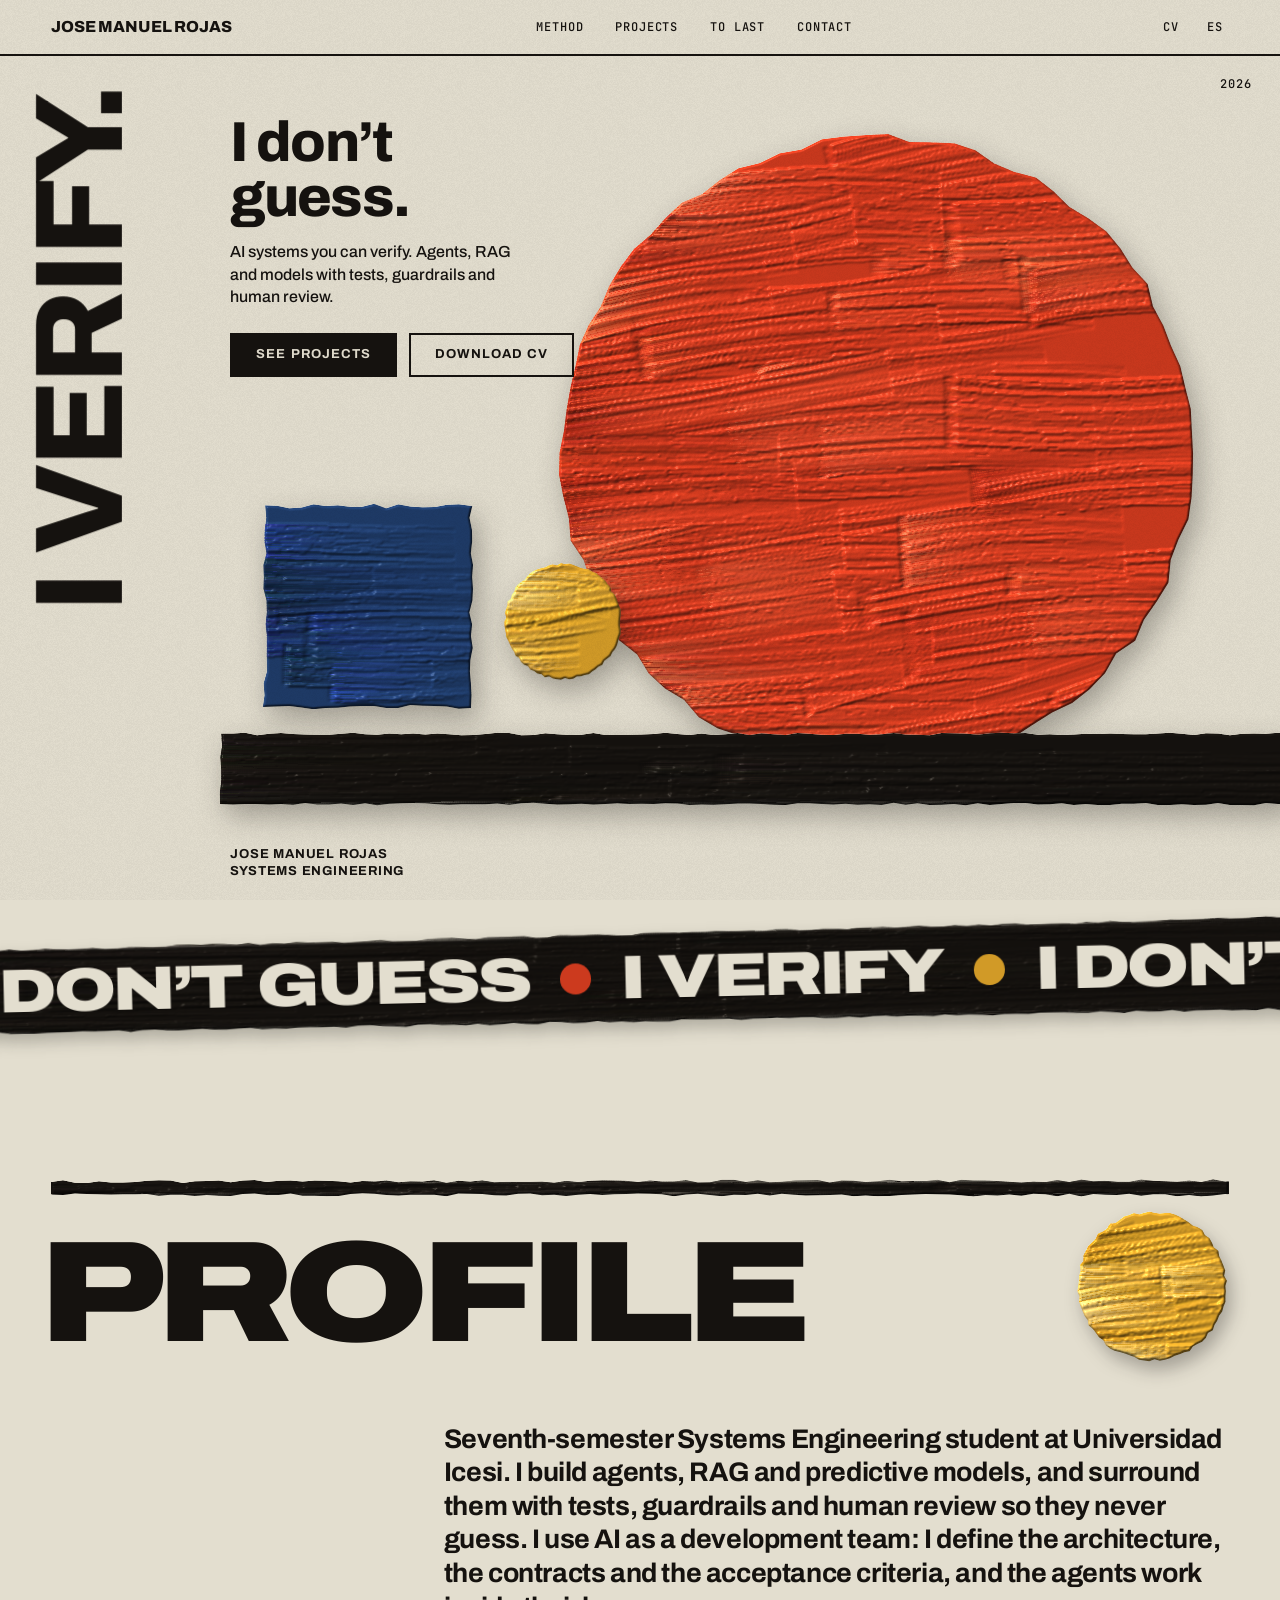
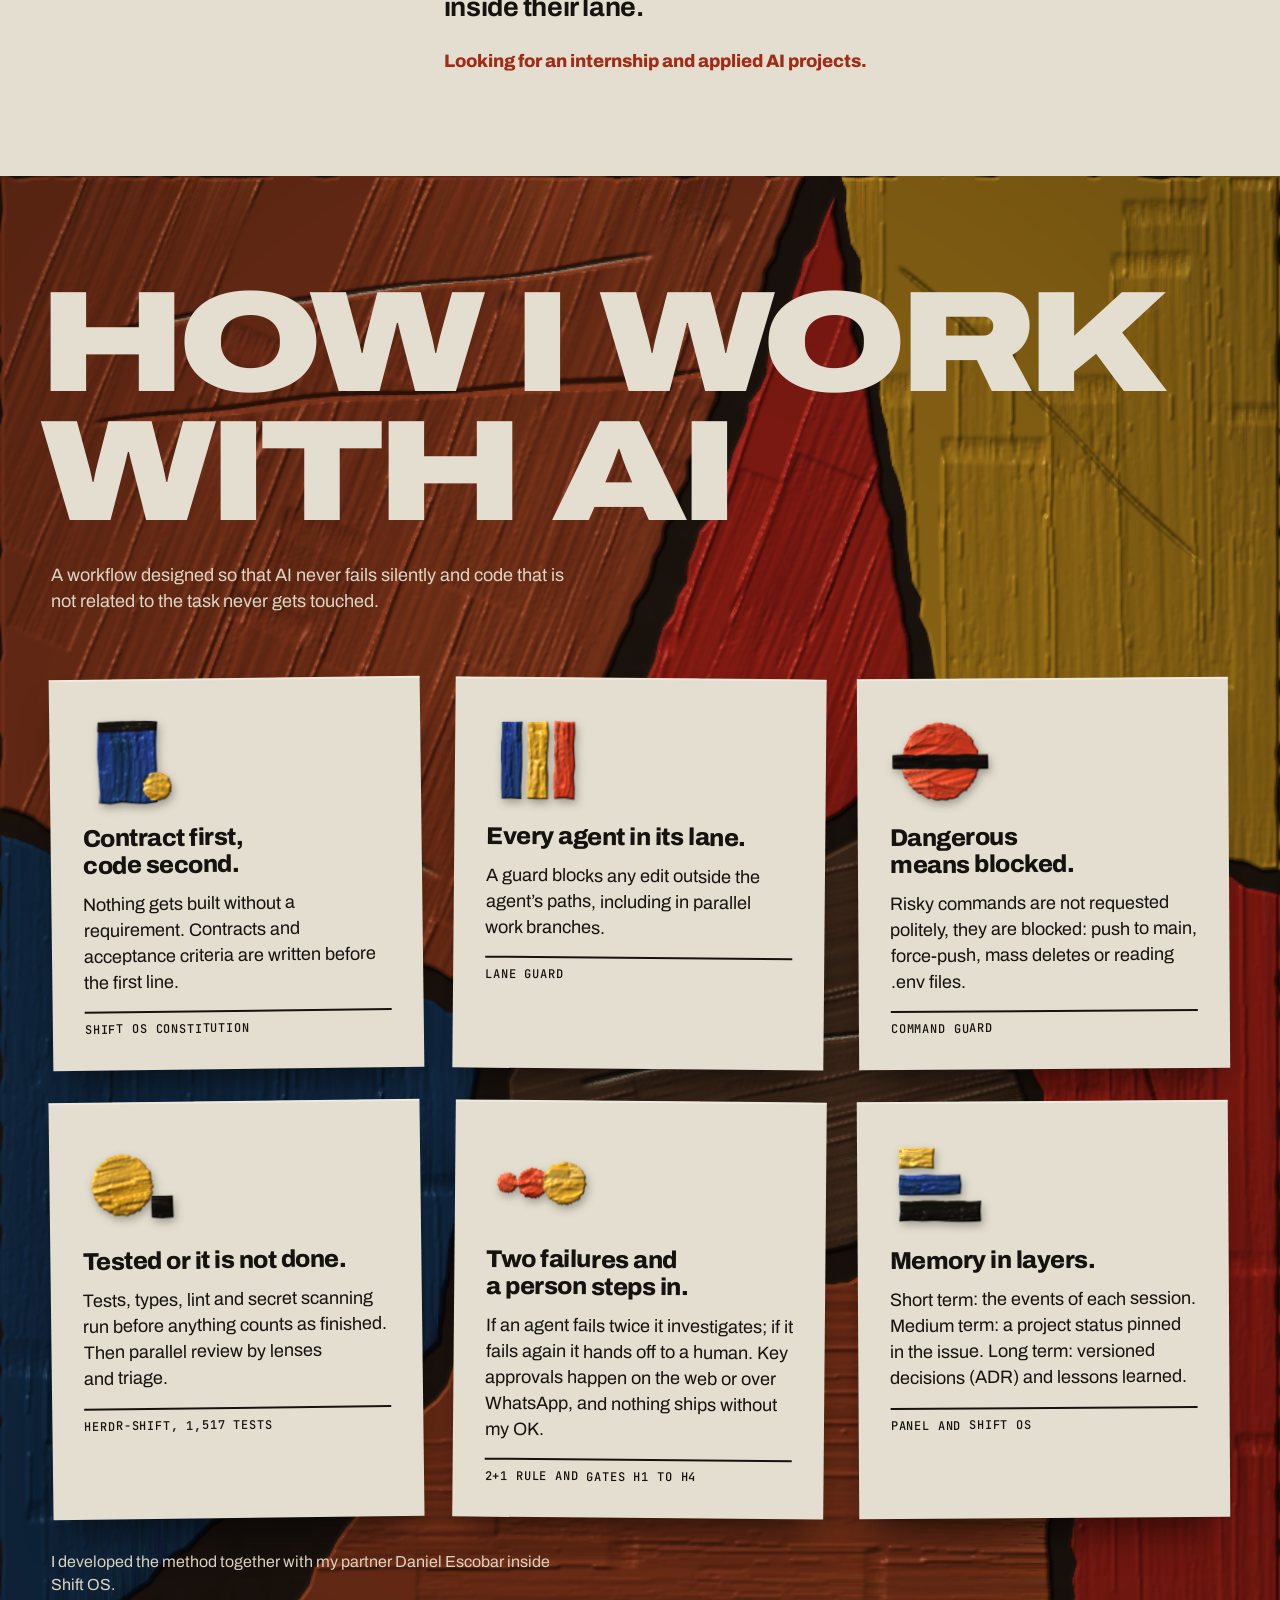
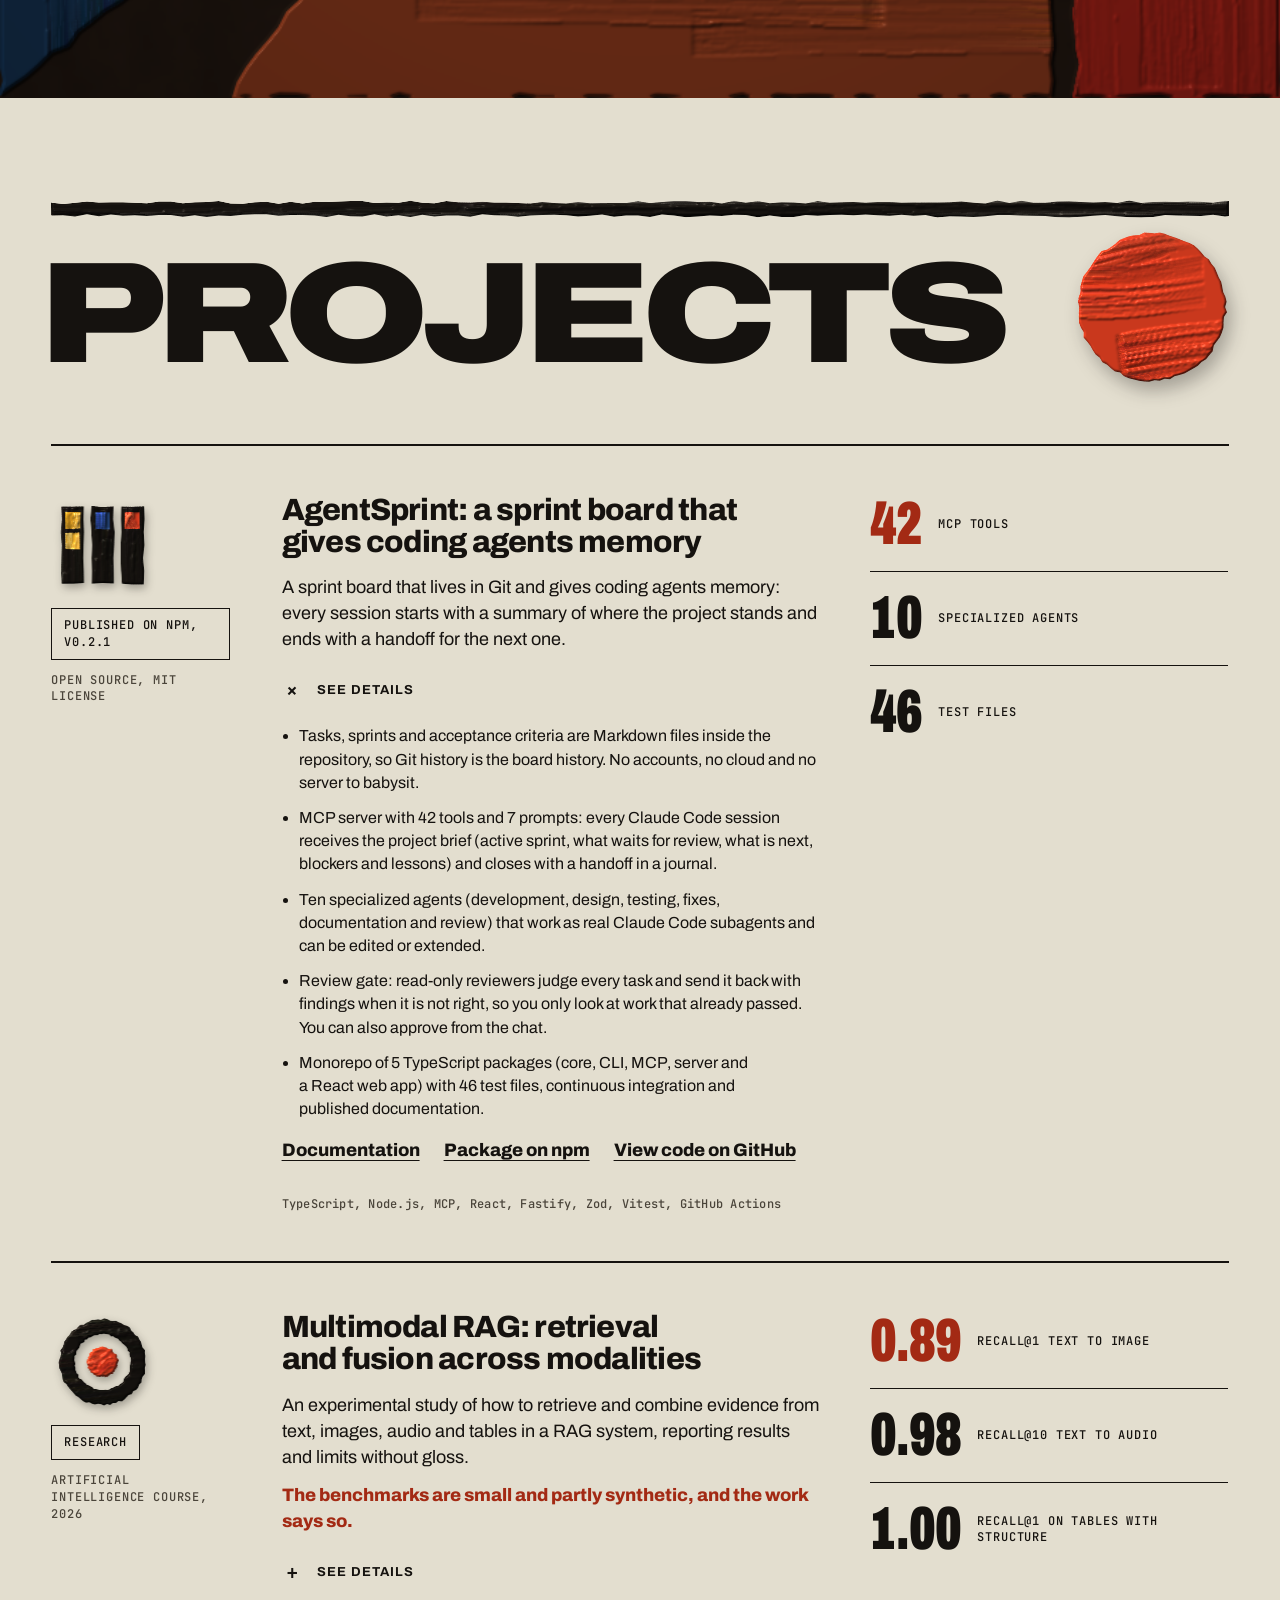
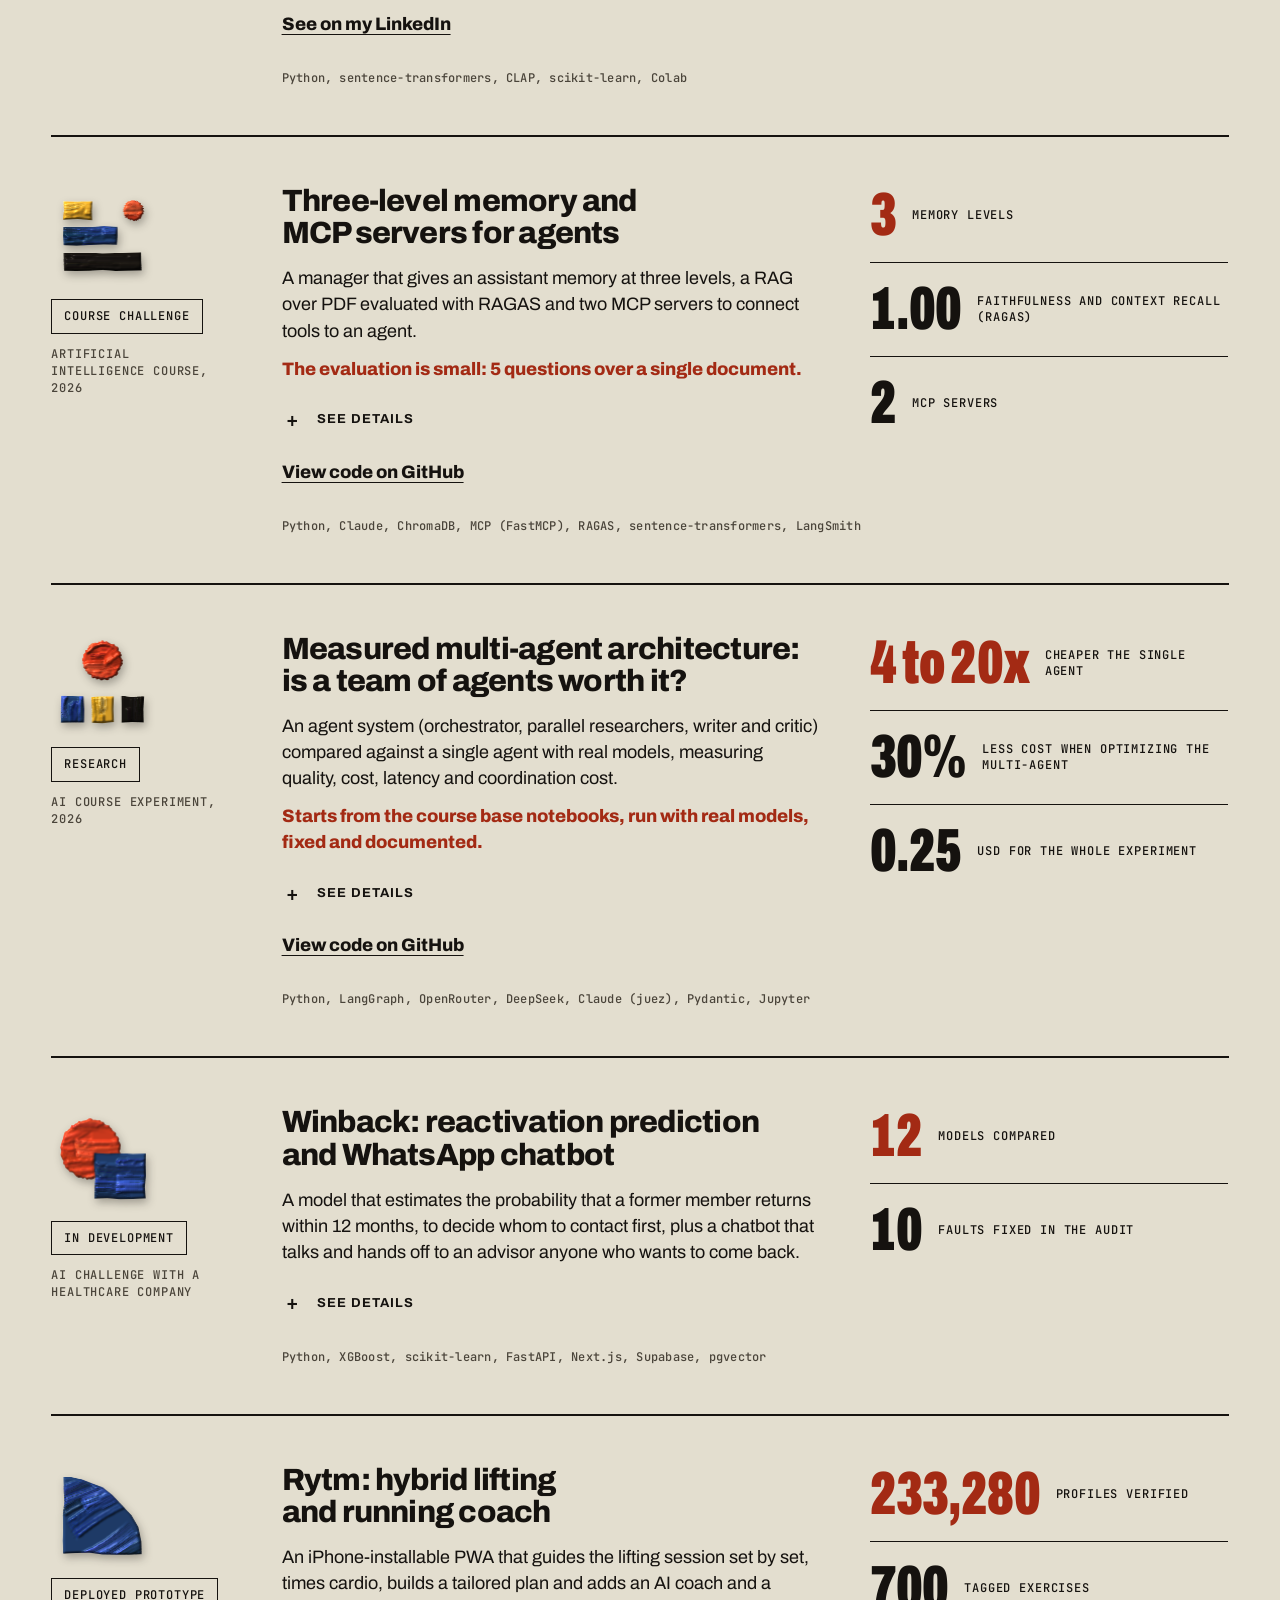
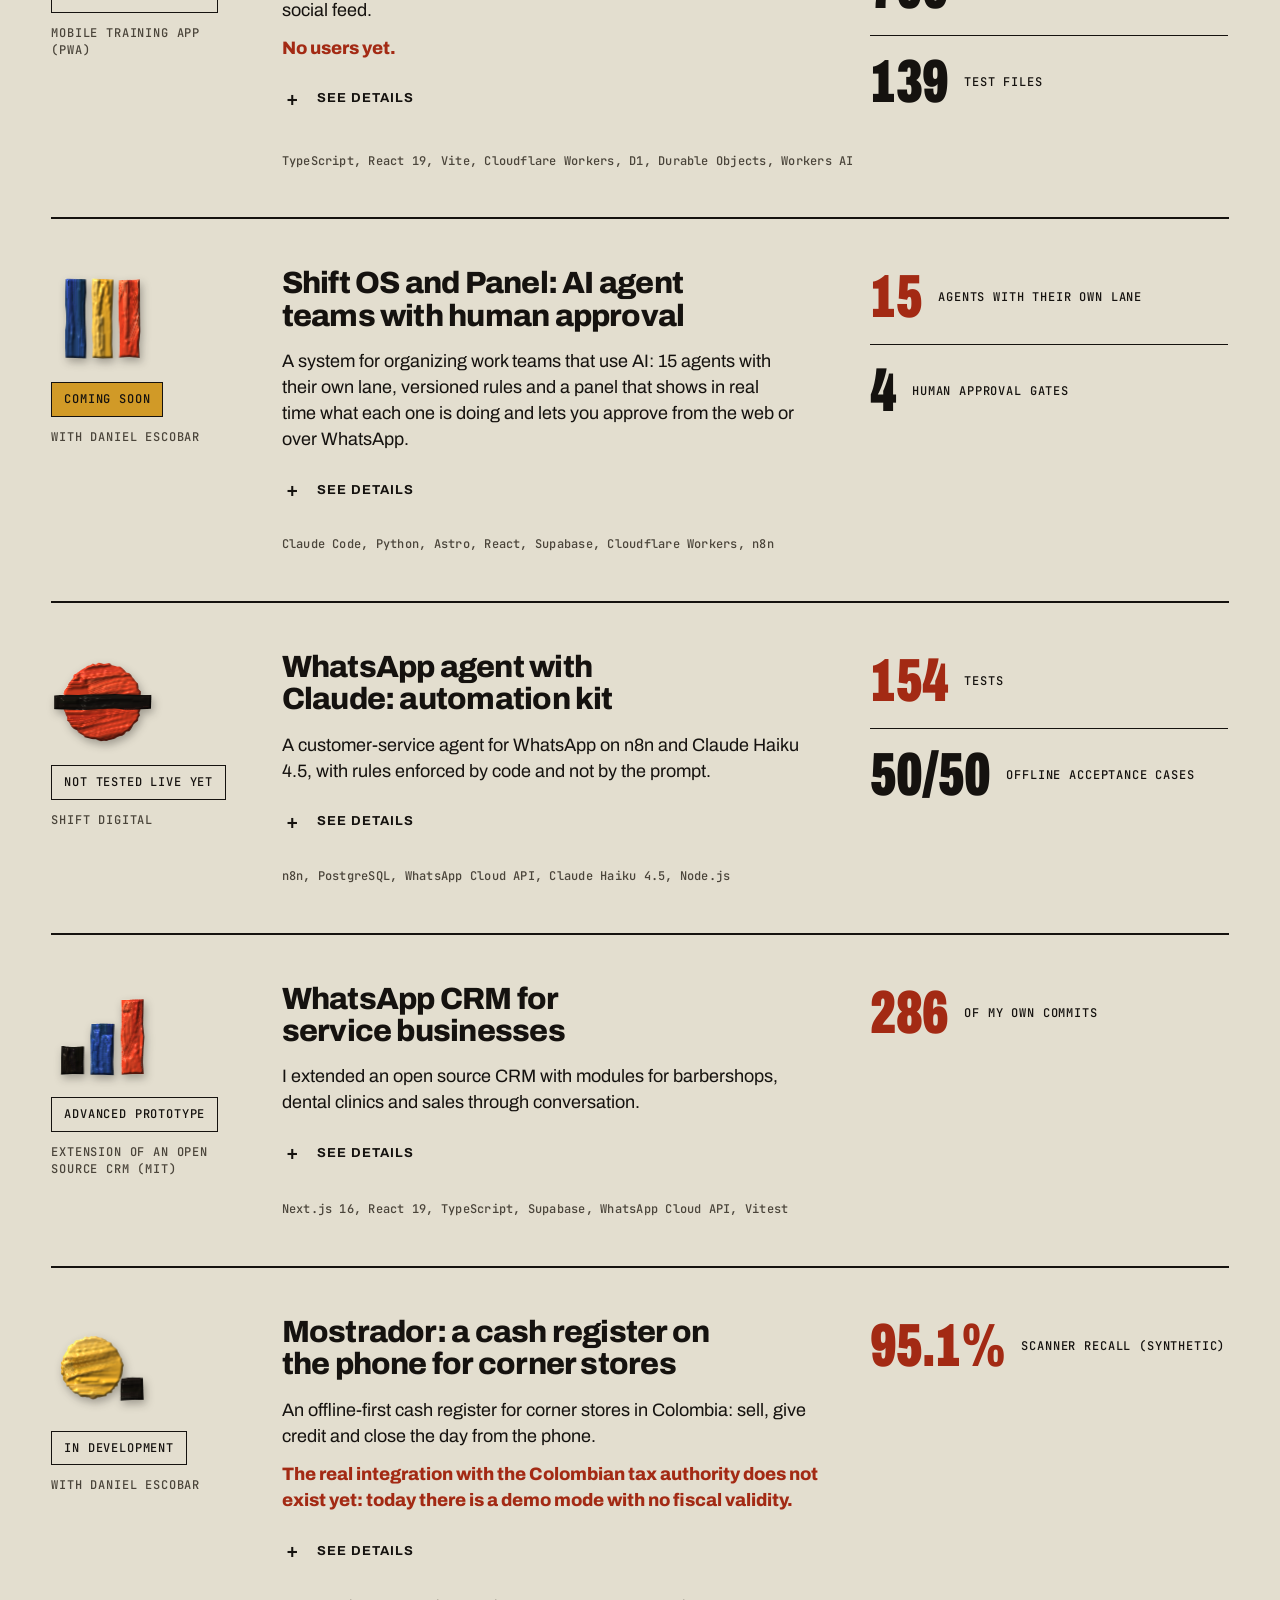
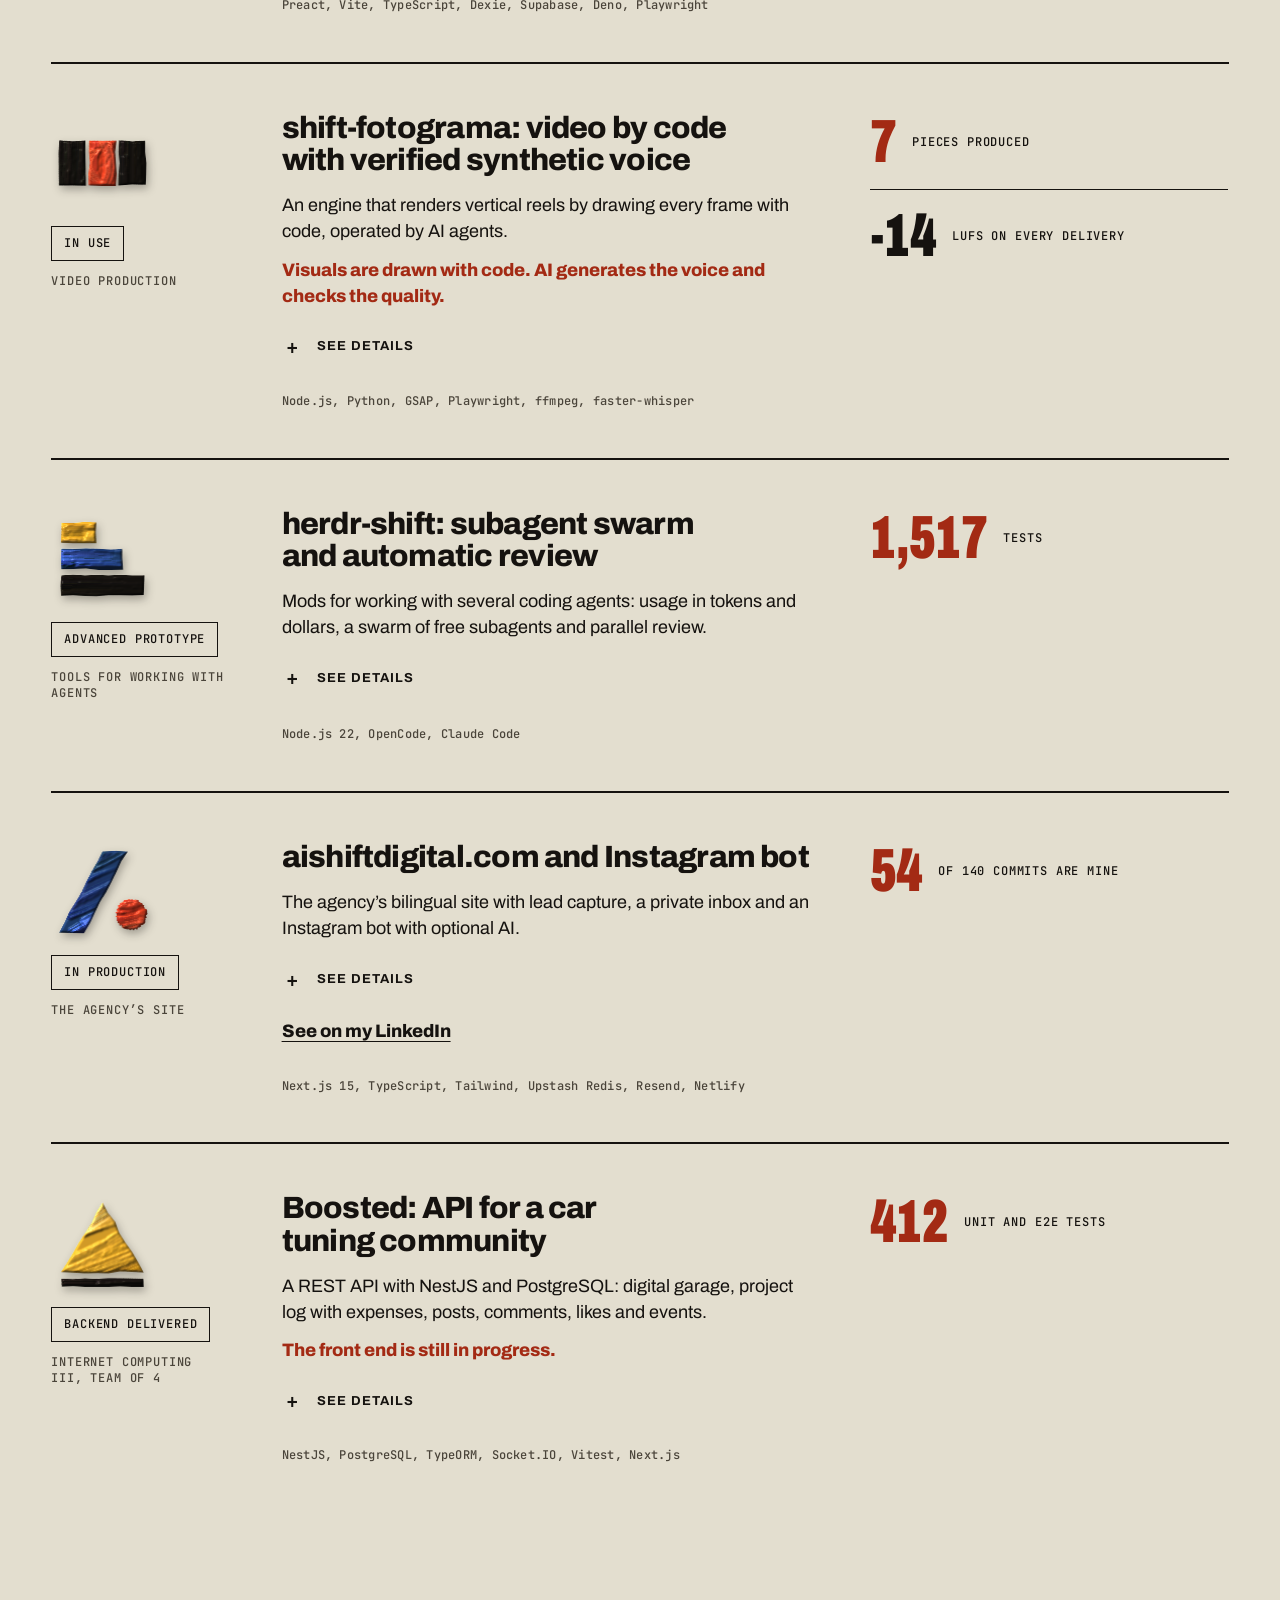
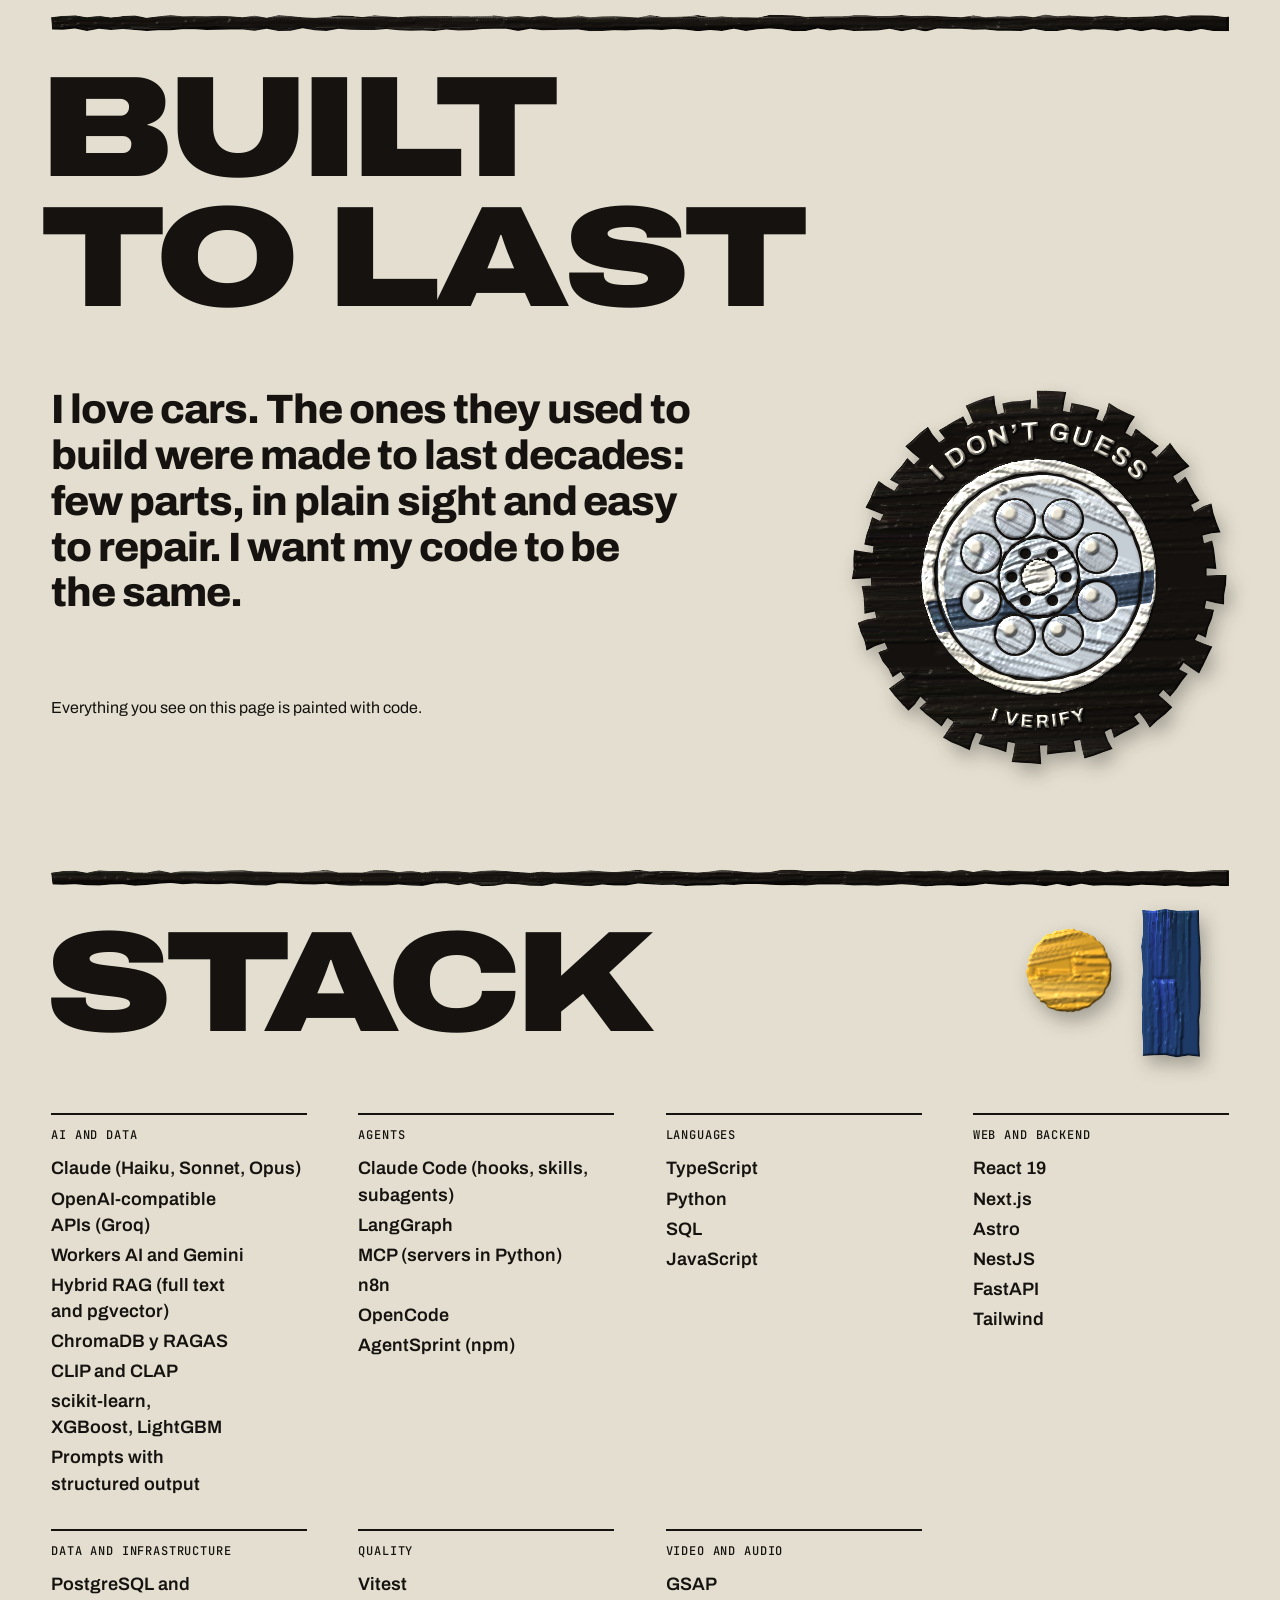
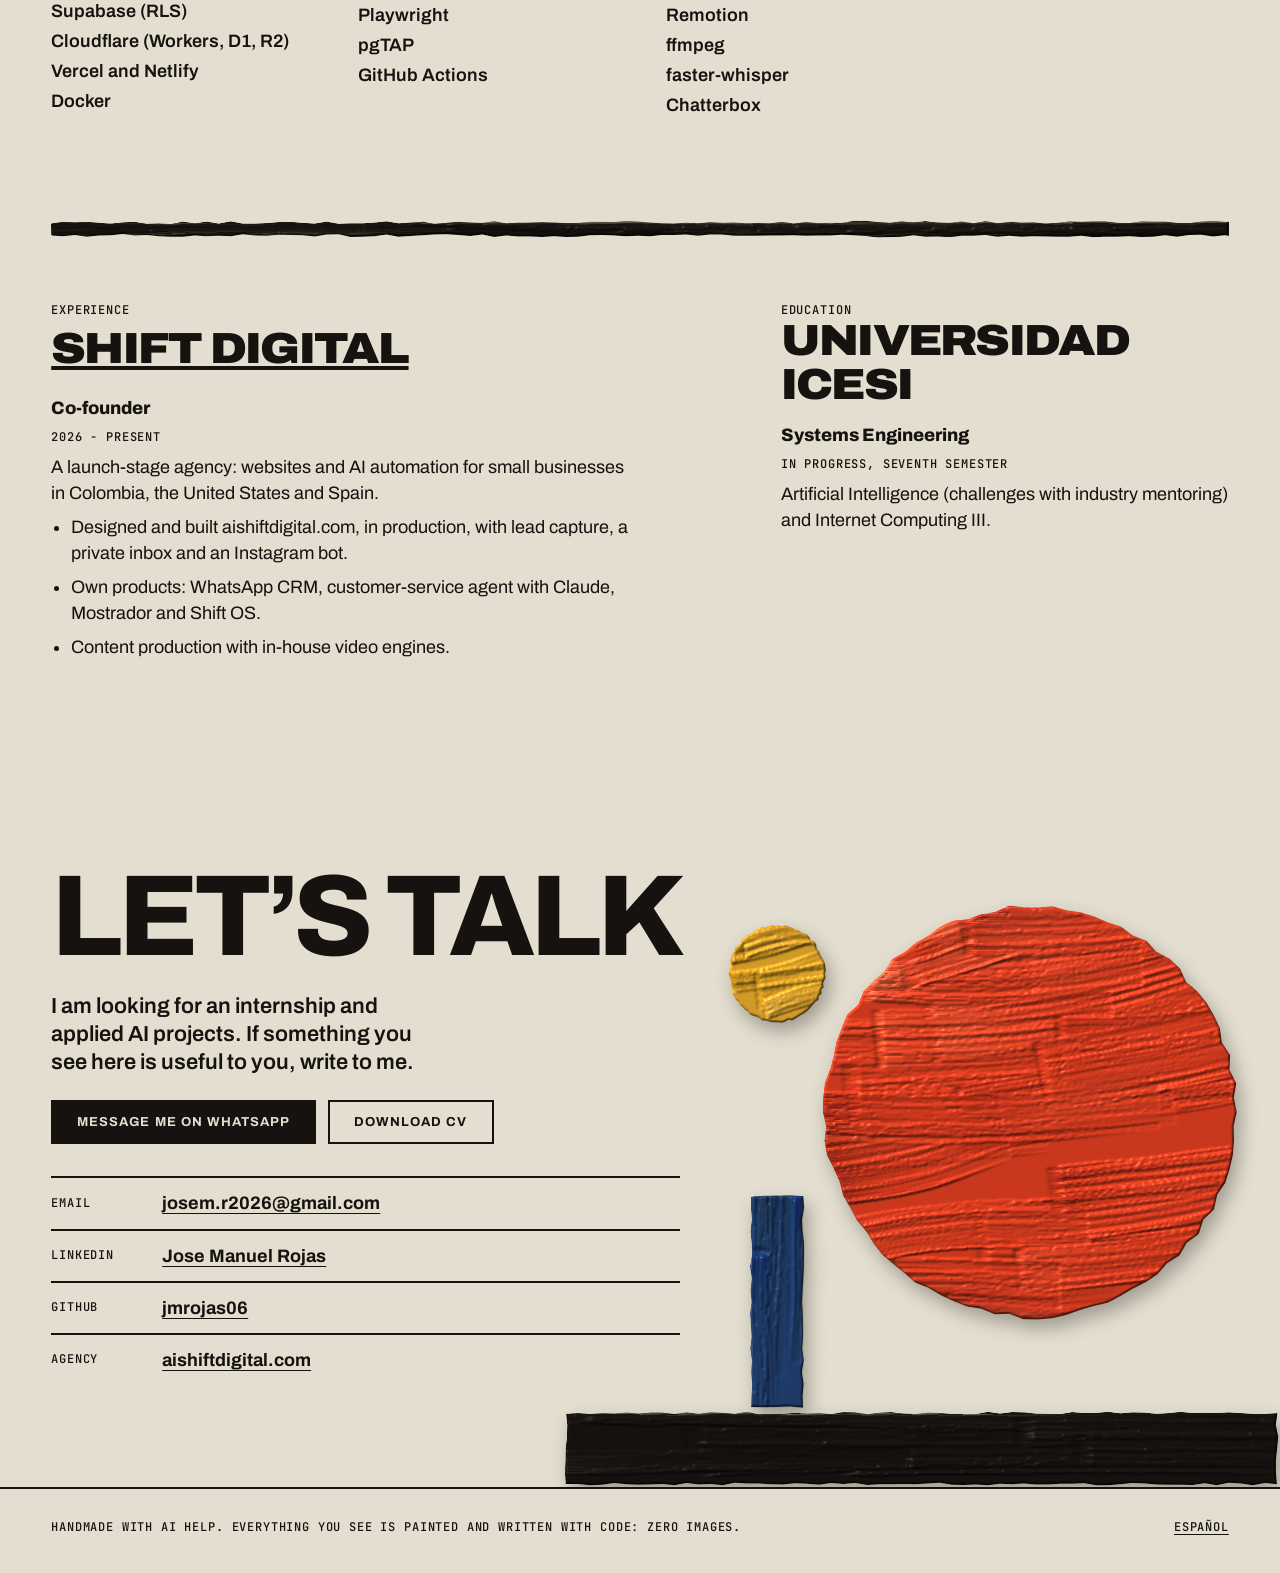
<file: en/index.html>
<!doctype html>
<html lang="en">
<head>
<meta charset="utf-8">
<meta name="viewport" content="width=device-width, initial-scale=1">
<title>Jose Manuel Rojas | I don’t guess. I verify.</title>
<meta name="description" content="Systems Engineering student at Universidad Icesi. Agents, RAG and predictive models with tests, guardrails and human review.">
<meta name="color-scheme" content="light">
<meta name="theme-color" content="#E3DECF">
<link rel="icon" type="image/svg+xml" href="../favicon.svg">
<link rel="canonical" href="https://jmrojas06.github.io/en/">
<link rel="alternate" hreflang="es" href="https://jmrojas06.github.io/">
<link rel="alternate" hreflang="en" href="https://jmrojas06.github.io/en/">
<meta property="og:url" content="https://jmrojas06.github.io/en/">
<meta property="og:image" content="https://jmrojas06.github.io/assets/og.jpg">
<meta name="twitter:card" content="summary_large_image">
<meta property="og:type" content="website">
<meta property="og:locale" content="en_US">
<meta property="og:title" content="Jose Manuel Rojas | I don’t guess. I verify.">
<meta property="og:description" content="Systems Engineering student at Universidad Icesi. Agents, RAG and predictive models with tests, guardrails and human review.">
<script>document.documentElement.classList.add('js')</script>
<link rel="preload" href="../assets/fonts/archivo-normal-100-900.woff2" as="font" type="font/woff2" crossorigin>
<link rel="stylesheet" href="../assets/fonts/fonts.css">
<link rel="stylesheet" href="../styles.css">
<script type="application/ld+json">{"@context":"https://schema.org","@type":"Person","name":"Jose Manuel Rojas","jobTitle":"Systems Engineering student","alumniOf":"Universidad Icesi","sameAs":["https://github.com/jmrojas06","https://www.linkedin.com/in/jose-manuel-rojas-401587226"]}</script>
</head>
<body>
<a class="skip" href="#main">Skip to content</a>
<header class="nav mono">
  <a class="nav__name" href="#top" translate="no">Jose Manuel Rojas</a>
  <nav aria-label="Sections">
    <a href="#metodo">Method</a>
    <a href="#proyectos">Projects</a>
    <a href="#garaje">To last</a>
    <a href="#contacto">Contact</a>
  </nav>
  <span class="nav__r"><a href="../Jose-Manuel-Rojas-CV-EN.pdf" download>CV</a><a href="../" hreflang="es" lang="es">ES</a></span>
</header>
<main id="main">

  <section class="hero" id="top" data-parallax aria-label="Cover">
    <div class="shapes" aria-hidden="true">
      <canvas class="shape s-circle" data-scene="shape" data-shape="circle" data-key="red" data-cap="1200" data-seed="1" style="--z:14;--d:0.15s" aria-hidden="true"></canvas>
      <canvas class="shape s-bar" data-scene="shape" data-shape="rect" data-key="ink" data-cap="1400" data-seed="2" style="--z:6;--d:0.6s" aria-hidden="true"></canvas>
      <canvas class="shape s-blue" data-scene="shape" data-shape="rect" data-key="blue" data-cap="700" data-seed="3" style="--z:24;--d:0.9s" aria-hidden="true"></canvas>
      <canvas class="shape s-ochre" data-scene="shape" data-shape="circle" data-key="ochre" data-cap="500" data-seed="4" style="--z:34;--d:1.15s" aria-hidden="true"></canvas>
    </div>
    <p class="vert" aria-hidden="true">I verify.</p>
    <div class="hero__copy">
      <h1 aria-label="I don’t guess. I verify."><span class="say">I don’t guess.</span></h1>
      <p class="sub">AI systems you can verify.<span class="sub__more"> Agents, RAG and models with tests, guardrails and human review.</span></p>
      <div class="cta"><a class="btn btn--solid" href="#proyectos">See projects</a><a class="btn" href="../Jose-Manuel-Rojas-CV-EN.pdf" download>Download CV</a></div>
    </div>
    <p class="hero__id" translate="no">Jose Manuel Rojas<br>Systems Engineering</p>
    <p class="hero__yr mono">2026</p>
  </section>

  <div class="tape" aria-hidden="true">
    <div class="tape__in">
      <canvas class="tape__cv" data-scene="rule" data-seed="5"></canvas>
      <div class="tape__track"><span>I don’t guess</span><i class="dot dot--r"></i><span>I verify</span><i class="dot dot--o"></i><span>I don’t guess</span><i class="dot dot--r"></i><span>I verify</span><i class="dot dot--o"></i><span>I don’t guess</span><i class="dot dot--r"></i><span>I verify</span><i class="dot dot--o"></i><span>I don’t guess</span><i class="dot dot--r"></i><span>I verify</span><i class="dot dot--o"></i><span>I don’t guess</span><i class="dot dot--r"></i><span>I verify</span><i class="dot dot--o"></i><span>I don’t guess</span><i class="dot dot--r"></i><span>I verify</span><i class="dot dot--o"></i><span>I don’t guess</span><i class="dot dot--r"></i><span>I verify</span><i class="dot dot--o"></i><span>I don’t guess</span><i class="dot dot--r"></i><span>I verify</span><i class="dot dot--o"></i></div>
    </div>
  </div>

  <section class="sec" id="perfil">
    <canvas class="rule" data-scene="rule" data-seed="6" aria-hidden="true"></canvas>
    <div class="perfil">
      <div class="st-wrap reveal"><h2 class="st">Profile</h2><canvas class="deco d-perfil" data-scene="shape" data-shape="circle" data-key="ochre" data-cap="700" data-seed="7" aria-hidden="true"></canvas></div>
      <div class="perfil__body reveal">
        <p class="perfil__text">Seventh-semester Systems Engineering student at Universidad Icesi. I build agents, RAG and predictive models, and surround them with tests, guardrails and human review so they never guess. I use AI as a development team: I define the architecture, the contracts and the acceptance criteria, and the agents work inside their lane.</p>
        <p class="perfil__goal">Looking for an internship and applied AI projects.</p>
      </div>
    </div>
  </section>

  <section class="dark" id="metodo">
    <canvas class="dark__cv" data-scene="shards" data-seed="8" aria-hidden="true"></canvas>
    <div class="dark__in">
      <h2 class="st reveal">How I work with AI</h2>
      <p class="sec__intro reveal">A workflow designed so that AI never fails silently and code that is not related to the task never gets touched.</p>
      <div class="metodo">
        <article class="mt reveal" style="--i:0">
          <canvas class="emb" data-scene="emblem" data-kind="contract" data-seed="9" aria-hidden="true"></canvas>
          <h3>Contract first, code second.</h3>
          <p>Nothing gets built without a requirement. Contracts and acceptance criteria are written before the first line.</p>
          <p class="mono">Shift OS constitution</p>
        </article>
        <article class="mt reveal" style="--i:1">
          <canvas class="emb" data-scene="emblem" data-kind="lanes" data-seed="10" aria-hidden="true"></canvas>
          <h3>Every agent in its lane.</h3>
          <p>A guard blocks any edit outside the agent’s paths, including in parallel work branches.</p>
          <p class="mono">Lane guard</p>
        </article>
        <article class="mt reveal" style="--i:2">
          <canvas class="emb" data-scene="emblem" data-kind="blocked" data-seed="11" aria-hidden="true"></canvas>
          <h3>Dangerous means blocked.</h3>
          <p>Risky commands are not requested politely, they are blocked: push to main, force-push, mass deletes or reading .env files.</p>
          <p class="mono">Command guard</p>
        </article>
        <article class="mt reveal" style="--i:0">
          <canvas class="emb" data-scene="emblem" data-kind="verified" data-seed="12" aria-hidden="true"></canvas>
          <h3>Tested or it is not done.</h3>
          <p>Tests, types, lint and secret scanning run before anything counts as finished. Then parallel review by lenses and triage.</p>
          <p class="mono">herdr-shift, 1,517 tests</p>
        </article>
        <article class="mt reveal" style="--i:1">
          <canvas class="emb" data-scene="emblem" data-kind="escalate" data-seed="13" aria-hidden="true"></canvas>
          <h3>Two failures and a person steps in.</h3>
          <p>If an agent fails twice it investigates; if it fails again it hands off to a human. Key approvals happen on the web or over WhatsApp, and nothing ships without my OK.</p>
          <p class="mono">2+1 rule and gates H1 to H4</p>
        </article>
        <article class="mt reveal" style="--i:2">
          <canvas class="emb" data-scene="emblem" data-kind="layers" data-seed="14" aria-hidden="true"></canvas>
          <h3>Memory in layers.</h3>
          <p>Short term: the events of each session. Medium term: a project status pinned in the issue. Long term: versioned decisions (ADR) and lessons learned.</p>
          <p class="mono">Panel and Shift OS</p>
        </article>
      </div>
      <p class="sec__note reveal">I developed the method together with my partner Daniel Escobar inside Shift OS.</p>
    </div>
  </section>

  <section class="sec" id="proyectos">
    <canvas class="rule" data-scene="rule" data-seed="15" aria-hidden="true"></canvas>
    <div class="st-wrap reveal"><h2 class="st">Projects</h2><canvas class="deco d-proy" data-scene="shape" data-shape="circle" data-key="red" data-cap="800" data-seed="16" aria-hidden="true"></canvas></div>
    <div class="projects">

      <article class="prj reveal" id="p-agentsprint">
        <div class="prj__l">
          <canvas class="emb" data-scene="emblem" data-kind="board" data-seed="17" aria-hidden="true"></canvas>
          <span class="chip mono">Published on npm, v0.2.1</span>
          <span class="tag mono">Open source, MIT license</span>
        </div>
        <div class="prj__m">
          <h3>AgentSprint: a sprint board that gives coding agents memory</h3>
          <p class="prj__sum">A sprint board that lives in Git and gives coding agents memory: every session starts with a summary of where the project stands and ends with a handoff for the next one.</p>
          
          <details open><summary>See details</summary><ul class="points"><li>Tasks, sprints and acceptance criteria are Markdown files inside the repository, so Git history is the board history. No accounts, no cloud and no server to babysit.</li><li>MCP server with 42 tools and 7 prompts: every Claude Code session receives the project brief (active sprint, what waits for review, what is next, blockers and lessons) and closes with a handoff in a journal.</li><li>Ten specialized agents (development, design, testing, fixes, documentation and review) that work as real Claude Code subagents and can be edited or extended.</li><li>Review gate: read-only reviewers judge every task and send it back with findings when it is not right, so you only look at work that already passed. You can also approve from the chat.</li><li>Monorepo of 5 TypeScript packages (core, CLI, MCP, server and a React web app) with 46 test files, continuous integration and published documentation.</li></ul></details>
          <div class="prj__links"><a class="prj__link" href="https://jmrojas06.github.io/AgentSprint/" rel="noopener">Documentation</a><a class="prj__link" href="https://www.npmjs.com/package/@jmrojas06/agentsprint-cli" rel="noopener">Package on npm</a><a class="prj__link" href="https://github.com/jmrojas06/AgentSprint" rel="noopener">View code on GitHub</a></div>
        </div>
        <dl class="nums"><div><dt class="mono">MCP tools</dt><dd>42</dd></div><div><dt class="mono">specialized agents</dt><dd>10</dd></div><div><dt class="mono">test files</dt><dd>46</dd></div></dl>
        <p class="prj__s mono">TypeScript, Node.js, MCP, React, Fastify, Zod, Vitest, GitHub Actions</p>
      </article>

      <article class="prj reveal" id="p-rag">
        <div class="prj__l">
          <canvas class="emb" data-scene="emblem" data-kind="target" data-seed="18" aria-hidden="true"></canvas>
          <span class="chip mono">Research</span>
          <span class="tag mono">Artificial Intelligence course, 2026</span>
        </div>
        <div class="prj__m">
          <h3>Multimodal RAG: retrieval and fusion across modalities</h3>
          <p class="prj__sum">An experimental study of how to retrieve and combine evidence from text, images, audio and tables in a RAG system, reporting results and limits without gloss.</p>
          <p class="prj__note">The benchmarks are small and partly synthetic, and the work says so.</p>
          <details><summary>See details</summary><ul class="points"><li>Text to image with CLIP ViT-B/32 on Flickr30k: Recall@1 of 0.89 and MRR of 0.936 over 100 queries.</li><li>Text to audio with CLAP on AudioCaps: Recall@10 of 0.98.</li><li>Tables: adding structure (company, region, frequency) raised Recall@1 from 0.67 to 1.00 compared with TF-IDF on a controlled corpus.</li><li>I found information leakage in my own baseline and fixed it. I added conflict detection and penalization across modalities.</li></ul></details>
          <div class="prj__links"><a class="prj__link" href="https://www.linkedin.com/in/jose-manuel-rojas-401587226" rel="noopener">See on my LinkedIn</a></div>
        </div>
        <dl class="nums"><div><dt class="mono">Recall@1 text to image</dt><dd>0.89</dd></div><div><dt class="mono">Recall@10 text to audio</dt><dd>0.98</dd></div><div><dt class="mono">Recall@1 on tables with structure</dt><dd>1.00</dd></div></dl>
        <p class="prj__s mono">Python, sentence-transformers, CLAP, scikit-learn, Colab</p>
      </article>

      <article class="prj reveal" id="p-memoria">
        <div class="prj__l">
          <canvas class="emb" data-scene="emblem" data-kind="memory" data-seed="19" aria-hidden="true"></canvas>
          <span class="chip mono">Course challenge</span>
          <span class="tag mono">Artificial Intelligence course, 2026</span>
        </div>
        <div class="prj__m">
          <h3>Three-level memory and MCP servers for agents</h3>
          <p class="prj__sum">A manager that gives an assistant memory at three levels, a RAG over PDF evaluated with RAGAS and two MCP servers to connect tools to an agent.</p>
          <p class="prj__note">The evaluation is small: 5 questions over a single document.</p>
          <details><summary>See details</summary><ul class="points"><li>Three memory levels coordinated by a manager: short term (the last 10 messages), medium term (a session summary valid for 14 days) and long term (durable facts with importance, recency and a &quot;right to be forgotten&quot;).</li><li>Short term: a window of 10 messages or 8,000 characters that evicts in pairs, so the user and assistant turns are never broken.</li><li>Medium term: a progressive session summary stored with a date in a vector database (Chroma). Only the last 14 days are retrieved and expired entries are purged.</li><li>Long term: the model extracts facts with an importance from 1 to 10. If a fact already exists it updates it instead of duplicating, and retrieval blends similarity (60%), importance (25%) and recency (15%, with decay).</li><li>RAG over PDF evaluated with RAGAS on 5 questions: faithfulness 1.00, context recall 1.00, context precision 0.90 and answer relevancy 0.89.</li><li>Two MCP servers in Python (FastMCP): one for notes with 3 tools and another that searches and reads the official LangChain documentation from its llms.txt index.</li></ul></details>
          <div class="prj__links"><a class="prj__link" href="https://github.com/jmrojas06/Reto-2" rel="noopener">View code on GitHub</a></div>
        </div>
        <dl class="nums"><div><dt class="mono">memory levels</dt><dd>3</dd></div><div><dt class="mono">faithfulness and context recall (RAGAS)</dt><dd>1.00</dd></div><div><dt class="mono">MCP servers</dt><dd>2</dd></div></dl>
        <p class="prj__s mono">Python, Claude, ChromaDB, MCP (FastMCP), RAGAS, sentence-transformers, LangSmith</p>
      </article>

      <article class="prj reveal" id="p-multiagente">
        <div class="prj__l">
          <canvas class="emb" data-scene="emblem" data-kind="agents" data-seed="20" aria-hidden="true"></canvas>
          <span class="chip mono">Research</span>
          <span class="tag mono">AI course experiment, 2026</span>
        </div>
        <div class="prj__m">
          <h3>Measured multi-agent architecture: is a team of agents worth it?</h3>
          <p class="prj__sum">An agent system (orchestrator, parallel researchers, writer and critic) compared against a single agent with real models, measuring quality, cost, latency and coordination cost.</p>
          <p class="prj__note">Starts from the course base notebooks, run with real models, fixed and documented.</p>
          <details><summary>See details</summary><ul class="points"><li>Two implementations of the same design: with LangGraph (a state graph) and from scratch with the OpenAI SDK over OpenRouter, to check the result does not depend on the framework.</li><li>5 configurations, 8 questions times 3 repetitions (24 tasks each, about 1,000 calls) and a judge from a different model family to avoid bias. The whole experiment cost about 0.25 USD.</li><li>The single agent turned out 4 to 20 times cheaper and 2.5 to 6 times faster, with equal or better quality. Coordination takes 21% to 40% of the cost.</li><li>Optimizing (fewer subtasks and critic rounds, or a router) cut cost by about 30% without losing quality, but missed the 40% goal.</li><li>I measured the noise: the order between single agent and multi-agent flips between the two implementations, so I only call the differences in cost, latency and number of calls firm.</li></ul></details>
          <div class="prj__links"><a class="prj__link" href="https://github.com/jmrojas06/multiagente-tostaduria" rel="noopener">View code on GitHub</a></div>
        </div>
        <dl class="nums"><div class="wide"><dt class="mono">cheaper the single agent</dt><dd>4 to 20x</dd></div><div><dt class="mono">less cost when optimizing the multi-agent</dt><dd>30%</dd></div><div><dt class="mono">USD for the whole experiment</dt><dd>0.25</dd></div></dl>
        <p class="prj__s mono">Python, LangGraph, OpenRouter, DeepSeek, Claude (juez), Pydantic, Jupyter</p>
      </article>

      <article class="prj reveal" id="p-winback">
        <div class="prj__l">
          <canvas class="emb" data-scene="emblem" data-kind="duo" data-seed="21" aria-hidden="true"></canvas>
          <span class="chip mono">In development</span>
          <span class="tag mono">AI challenge with a healthcare company</span>
        </div>
        <div class="prj__m">
          <h3>Winback: reactivation prediction and WhatsApp chatbot</h3>
          <p class="prj__sum">A model that estimates the probability that a former member returns within 12 months, to decide whom to contact first, plus a chatbot that talks and hands off to an advisor anyone who wants to come back.</p>
          
          <details><summary>See details</summary><ul class="points"><li>A temporal split (the test set is looked at only once) and only pre-withdrawal features.</li><li>12 models compared with bootstrap confidence intervals. I chose XGBoost for simplicity, because the ensembles tied within the error.</li><li>Shuffled labels to rule out leakage, probability calibration and an internal audit with 10 faults fixed.</li><li>Chatbot with rules for opt-out, complaint and advisor requests (no LLM calls); the model never sees the probability or health data. Sending is simulated, not tested with real WhatsApp.</li></ul></details>
          
        </div>
        <dl class="nums"><div><dt class="mono">models compared</dt><dd>12</dd></div><div><dt class="mono">faults fixed in the audit</dt><dd>10</dd></div></dl>
        <p class="prj__s mono">Python, XGBoost, scikit-learn, FastAPI, Next.js, Supabase, pgvector</p>
      </article>

      <article class="prj reveal" id="p-rytm">
        <div class="prj__l">
          <canvas class="emb" data-scene="emblem" data-kind="quarter" data-seed="22" aria-hidden="true"></canvas>
          <span class="chip mono">Deployed prototype</span>
          <span class="tag mono">Mobile training app (PWA)</span>
        </div>
        <div class="prj__m">
          <h3>Rytm: hybrid lifting and running coach</h3>
          <p class="prj__sum">An iPhone-installable PWA that guides the lifting session set by set, times cardio, builds a tailored plan and adds an AI coach and a social feed.</p>
          <p class="prj__note">No users yet.</p>
          <details><summary>See details</summary><ul class="points"><li>Multi-provider LLM coach (Llama 3.3 on Workers AI by default; Gemini, Groq or Claude optional) that answers in JSON blocks validated by code.</li><li>Deterministic plan engine, no AI: 39 lifting skeletons, 12 cardio templates and 700 tagged exercises, with invariants verified over 233,280 profile combinations.</li><li>Notifications with the app closed through Durable Objects and Web Push, and photo moderation with a vision model.</li><li>Backend on Cloudflare Workers, D1 and R2, with 139 test files.</li></ul></details>
          
        </div>
        <dl class="nums"><div class="wide"><dt class="mono">profiles verified</dt><dd>233,280</dd></div><div><dt class="mono">tagged exercises</dt><dd>700</dd></div><div><dt class="mono">test files</dt><dd>139</dd></div></dl>
        <p class="prj__s mono">TypeScript, React 19, Vite, Cloudflare Workers, D1, Durable Objects, Workers AI</p>
      </article>

      <article class="prj reveal" id="p-shiftos">
        <div class="prj__l">
          <canvas class="emb" data-scene="emblem" data-kind="lanes" data-seed="23" aria-hidden="true"></canvas>
          <span class="chip mono chip--soon">Coming soon</span>
          <span class="tag mono">With Daniel Escobar</span>
        </div>
        <div class="prj__m">
          <h3>Shift OS and Panel: AI agent teams with human approval</h3>
          <p class="prj__sum">A system for organizing work teams that use AI: 15 agents with their own lane, versioned rules and a panel that shows in real time what each one is doing and lets you approve from the web or over WhatsApp.</p>
          
          <details><summary>See details</summary><ul class="points"><li>Versioned Claude Code plugin with 15 agents, 8 skills, hooks and a working constitution.</li><li>Guards that block edits outside the lane and dangerous commands.</li><li>Real-time panel with Astro, Supabase Realtime and Cloudflare Workers, in production since November 5, 2026.</li><li>My part: co-development, PR reviews and the idea of taking it to work teams as a product, which is the next step.</li></ul></details>
          
        </div>
        <dl class="nums"><div><dt class="mono">agents with their own lane</dt><dd>15</dd></div><div><dt class="mono">human approval gates</dt><dd>4</dd></div></dl>
        <p class="prj__s mono">Claude Code, Python, Astro, React, Supabase, Cloudflare Workers, n8n</p>
      </article>

      <article class="prj reveal" id="p-wakit">
        <div class="prj__l">
          <canvas class="emb" data-scene="emblem" data-kind="blocked" data-seed="24" aria-hidden="true"></canvas>
          <span class="chip mono">Not tested live yet</span>
          <span class="tag mono">Shift Digital</span>
        </div>
        <div class="prj__m">
          <h3>WhatsApp agent with Claude: automation kit</h3>
          <p class="prj__sum">A customer-service agent for WhatsApp on n8n and Claude Haiku 4.5, with rules enforced by code and not by the prompt.</p>
          
          <details><summary>See details</summary><ul class="points"><li>A price guard stops any price outside the list from going out and fails closed on formats like «mil» or «k».</li><li>Human handoff on complaints, unknown prices or hot leads. Sensitive data redacted before the model, Meta HMAC signature and deduplication.</li><li>154 tests, 10 of 10 flows validated against the n8n catalog and 50 of 50 offline acceptance cases.</li></ul></details>
          
        </div>
        <dl class="nums"><div><dt class="mono">tests</dt><dd>154</dd></div><div><dt class="mono">offline acceptance cases</dt><dd>50/50</dd></div></dl>
        <p class="prj__s mono">n8n, PostgreSQL, WhatsApp Cloud API, Claude Haiku 4.5, Node.js</p>
      </article>

      <article class="prj reveal" id="p-crm">
        <div class="prj__l">
          <canvas class="emb" data-scene="emblem" data-kind="stairs" data-seed="25" aria-hidden="true"></canvas>
          <span class="chip mono">Advanced prototype</span>
          <span class="tag mono">Extension of an open source CRM (MIT)</span>
        </div>
        <div class="prj__m">
          <h3>WhatsApp CRM for service businesses</h3>
          <p class="prj__sum">I extended an open source CRM with modules for barbershops, dental clinics and sales through conversation.</p>
          
          <details><summary>See details</summary><ul class="points"><li>Booking agent as a state machine: the AI never decides availability or creates appointments, and a Postgres EXCLUDE constraint prevents double bookings.</li><li>Stores in UTC and shows Bogota time, the session expires after 15 minutes and hands off to a human after two invalid answers.</li><li>Reception calendar with a copy to Google Calendar (OAuth with encrypted token), a keypad-menu voice robot and post-appointment follow-ups.</li></ul></details>
          
        </div>
        <dl class="nums"><div><dt class="mono">of my own commits</dt><dd>286</dd></div></dl>
        <p class="prj__s mono">Next.js 16, React 19, TypeScript, Supabase, WhatsApp Cloud API, Vitest</p>
      </article>

      <article class="prj reveal" id="p-mostrador">
        <div class="prj__l">
          <canvas class="emb" data-scene="emblem" data-kind="verified" data-seed="26" aria-hidden="true"></canvas>
          <span class="chip mono">In development</span>
          <span class="tag mono">With Daniel Escobar</span>
        </div>
        <div class="prj__m">
          <h3>Mostrador: a cash register on the phone for corner stores</h3>
          <p class="prj__sum">An offline-first cash register for corner stores in Colombia: sell, give credit and close the day from the phone.</p>
          <p class="prj__note">The real integration with the Colombian tax authority does not exist yet: today there is a demo mode with no fiscal validity.</p>
          <details><summary>See details</summary><ul class="points"><li>Offline-first PWA with IndexedDB and a scanner that reads several barcodes in a single photo.</li><li>Scanner recall of 95.1% with 0 false positives on synthetic images, not yet tested on real phones.</li><li>Supabase with RLS and Edge Functions. Invoicing adapter with per-sale idempotency, designed to plug in an authorized provider.</li><li>My part: the phone side, the register and the scanner.</li></ul></details>
          
        </div>
        <dl class="nums"><div><dt class="mono">scanner recall (synthetic)</dt><dd>95.1%</dd></div></dl>
        <p class="prj__s mono">Preact, Vite, TypeScript, Dexie, Supabase, Deno, Playwright</p>
      </article>

      <article class="prj reveal" id="p-fotograma">
        <div class="prj__l">
          <canvas class="emb" data-scene="emblem" data-kind="frames" data-seed="27" aria-hidden="true"></canvas>
          <span class="chip mono">In use</span>
          <span class="tag mono">Video production</span>
        </div>
        <div class="prj__m">
          <h3>shift-fotograma: video by code with verified synthetic voice</h3>
          <p class="prj__sum">An engine that renders vertical reels by drawing every frame with code, operated by AI agents.</p>
          <p class="prj__note">Visuals are drawn with code. AI generates the voice and checks the quality.</p>
          <details><summary>See details</summary><ul class="points"><li>Deterministic parallel rendering (GSAP, Playwright, ffmpeg) at 1080×1920, with word-level sync thanks to Whisper.</li><li>Spanish voice generated locally with Chatterbox: a take is accepted only if Whisper detects Spanish, the text matches and the voice resembles the reference.</li><li>Automatic quality control of the final video: loudness at -14 LUFS, audio peak, frozen frames and text outside the safe zone.</li></ul></details>
          
        </div>
        <dl class="nums"><div><dt class="mono">pieces produced</dt><dd>7</dd></div><div><dt class="mono">LUFS on every delivery</dt><dd>-14</dd></div></dl>
        <p class="prj__s mono">Node.js, Python, GSAP, Playwright, ffmpeg, faster-whisper</p>
      </article>

      <article class="prj reveal" id="p-herdr">
        <div class="prj__l">
          <canvas class="emb" data-scene="emblem" data-kind="layers" data-seed="28" aria-hidden="true"></canvas>
          <span class="chip mono">Advanced prototype</span>
          <span class="tag mono">Tools for working with agents</span>
        </div>
        <div class="prj__m">
          <h3>herdr-shift: subagent swarm and automatic review</h3>
          <p class="prj__sum">Mods for working with several coding agents: usage in tokens and dollars, a swarm of free subagents and parallel review.</p>
          
          <details><summary>See details</summary><ul class="points"><li>Isolated swarm: working copy, clean environment, read-only and secret filter. Its output is treated as untrusted data.</li><li>Automatic gates (tests, lint, types and secrets) and parallel review by lenses, with TRUE, FALSE or UNSURE triage.</li><li>1,517 tests, 1,516 pass and 1 is skipped.</li></ul></details>
          
        </div>
        <dl class="nums"><div><dt class="mono">tests</dt><dd>1,517</dd></div></dl>
        <p class="prj__s mono">Node.js 22, OpenCode, Claude Code</p>
      </article>

      <article class="prj reveal" id="p-web">
        <div class="prj__l">
          <canvas class="emb" data-scene="emblem" data-kind="diag" data-seed="29" aria-hidden="true"></canvas>
          <span class="chip mono">In production</span>
          <span class="tag mono">The agency’s site</span>
        </div>
        <div class="prj__m">
          <h3>aishiftdigital.com and Instagram bot</h3>
          <p class="prj__sum">The agency’s bilingual site with lead capture, a private inbox and an Instagram bot with optional AI.</p>
          
          <details><summary>See details</summary><ul class="points"><li>Quiz-style form with Turnstile, honeypot and per-IP limit. Every inbox decision is claimed atomically so only one email goes out.</li><li>Double opt-in emails, fingerprinted consent, deletion on request and 90-day retention (Colombian Law 1581).</li><li>Instagram bot with signed webhook: the AI only classifies intent and drafts short public replies. In direct messages it answers with fixed texts.</li></ul></details>
          <div class="prj__links"><a class="prj__link" href="https://www.linkedin.com/in/jose-manuel-rojas-401587226" rel="noopener">See on my LinkedIn</a></div>
        </div>
        <dl class="nums"><div><dt class="mono">of 140 commits are mine</dt><dd>54</dd></div></dl>
        <p class="prj__s mono">Next.js 15, TypeScript, Tailwind, Upstash Redis, Resend, Netlify</p>
      </article>

      <article class="prj reveal" id="p-boosted">
        <div class="prj__l">
          <canvas class="emb" data-scene="emblem" data-kind="triangle" data-seed="30" aria-hidden="true"></canvas>
          <span class="chip mono">Backend delivered</span>
          <span class="tag mono">Internet Computing III, team of 4</span>
        </div>
        <div class="prj__m">
          <h3>Boosted: API for a car tuning community</h3>
          <p class="prj__sum">A REST API with NestJS and PostgreSQL: digital garage, project log with expenses, posts, comments, likes and events.</p>
          <p class="prj__note">The front end is still in progress.</p>
          <details><summary>See details</summary><ul class="points"><li>46 endpoints across 9 modules, with roles and granular permissions.</li><li>Notification WebSocket with a single-use 60-second ticket.</li><li>296 unit tests and 116 e2e. My module: posts, comments and likes (72 of 129 commits).</li></ul></details>
          
        </div>
        <dl class="nums"><div><dt class="mono">unit and e2e tests</dt><dd>412</dd></div></dl>
        <p class="prj__s mono">NestJS, PostgreSQL, TypeORM, Socket.IO, Vitest, Next.js</p>
      </article>
    </div>
  </section>

  <section class="sec" id="garaje">
    <canvas class="rule" data-scene="rule" data-seed="31" aria-hidden="true"></canvas>
    <h2 class="st reveal">Built to last</h2>
    <div class="gar">
      <p class="gar__quote reveal">I love cars. The ones they used to build were made to last decades: few parts, in plain sight and easy to repair. I want my code to be the same.</p>
      <canvas class="gar__wheel" data-scene="wheel" data-cap="720" data-top="I don’t guess" data-bottom="I verify" aria-hidden="true"></canvas>
      <p class="gar__note reveal">Everything you see on this page is painted with code.</p>
    </div>
  </section>

  <section class="sec" id="stack">
    <canvas class="rule" data-scene="rule" data-seed="32" aria-hidden="true"></canvas>
    <div class="st-wrap reveal"><h2 class="st st--r">Stack</h2><canvas class="deco d-stack" data-scene="shape" data-shape="rect" data-key="blue" data-cap="500" data-seed="33" aria-hidden="true"></canvas><canvas class="deco d-stack2" data-scene="shape" data-shape="circle" data-key="ochre" data-cap="400" data-seed="34" aria-hidden="true"></canvas></div>
    <div class="stk">
      <section class="reveal" style="--i:0"><h3 class="mono">AI and data</h3><ul><li>Claude (Haiku, Sonnet, Opus)</li><li>OpenAI-compatible APIs (Groq)</li><li>Workers AI and Gemini</li><li>Hybrid RAG (full text and pgvector)</li><li>ChromaDB y RAGAS</li><li>CLIP and CLAP</li><li>scikit-learn, XGBoost, LightGBM</li><li>Prompts with structured output</li></ul></section>
      <section class="reveal" style="--i:1"><h3 class="mono">Agents</h3><ul><li>Claude Code (hooks, skills, subagents)</li><li>LangGraph</li><li>MCP (servers in Python)</li><li>n8n</li><li>OpenCode</li><li>AgentSprint (npm)</li></ul></section>
      <section class="reveal" style="--i:2"><h3 class="mono">Languages</h3><ul><li>TypeScript</li><li>Python</li><li>SQL</li><li>JavaScript</li></ul></section>
      <section class="reveal" style="--i:3"><h3 class="mono">Web and backend</h3><ul><li>React 19</li><li>Next.js</li><li>Astro</li><li>NestJS</li><li>FastAPI</li><li>Tailwind</li></ul></section>
      <section class="reveal" style="--i:0"><h3 class="mono">Data and infrastructure</h3><ul><li>PostgreSQL and Supabase (RLS)</li><li>Cloudflare (Workers, D1, R2)</li><li>Vercel and Netlify</li><li>Docker</li></ul></section>
      <section class="reveal" style="--i:1"><h3 class="mono">Quality</h3><ul><li>Vitest</li><li>Playwright</li><li>pgTAP</li><li>GitHub Actions</li></ul></section>
      <section class="reveal" style="--i:2"><h3 class="mono">Video and audio</h3><ul><li>GSAP</li><li>Remotion</li><li>ffmpeg</li><li>faster-whisper</li><li>Chatterbox</li></ul></section>
    </div>
  </section>

  <section class="sec" id="trayectoria">
    <canvas class="rule" data-scene="rule" data-seed="35" aria-hidden="true"></canvas>
    <div class="track reveal">
      <div><p class="mono">Experience</p><h3><a href="https://aishiftdigital.com" rel="noopener">Shift Digital</a></h3><div class="job"><p class="job__role">Co-founder</p><p class="mono">2026 - present</p><p>A launch-stage agency: websites and AI automation for small businesses in Colombia, the United States and Spain.</p><ul><li>Designed and built aishiftdigital.com, in production, with lead capture, a private inbox and an Instagram bot.</li><li>Own products: WhatsApp CRM, customer-service agent with Claude, Mostrador and Shift OS.</li><li>Content production with in-house video engines.</li></ul></div></div>
      <div><p class="mono">Education</p><h3>Universidad Icesi</h3><div class="job"><p class="job__role">Systems Engineering</p><p class="mono">In progress, seventh semester</p><p>Artificial Intelligence (challenges with industry mentoring) and Internet Computing III.</p></div></div>
    </div>
  </section>

  <section class="band" id="contacto" data-parallax>
    <div class="shapes" aria-hidden="true">
      <canvas class="shape b-circle" data-scene="shape" data-shape="circle" data-key="red" data-cap="1000" data-seed="36" style="--z:12;--d:0.1s" aria-hidden="true"></canvas>
      <canvas class="shape b-bar" data-scene="shape" data-shape="rect" data-key="ink" data-cap="1200" data-seed="37" style="--z:5;--d:0.4s" aria-hidden="true"></canvas>
      <canvas class="shape b-blue" data-scene="shape" data-shape="rect" data-key="blue" data-cap="500" data-seed="38" style="--z:20;--d:0.7s" aria-hidden="true"></canvas>
      <canvas class="shape b-ochre" data-scene="shape" data-shape="circle" data-key="ochre" data-cap="400" data-seed="39" style="--z:28;--d:0.9s" aria-hidden="true"></canvas>
    </div>
    <div class="band__in reveal">
      <h2>Let’s talk</h2>
      <p>I am looking for an internship and applied AI projects. If something you see here is useful to you, write to me.</p>
      <div class="cta">
        <a class="btn btn--solid" href="https://wa.me/573182650920?text=Hi%20Jose%2C%20I%20saw%20your%20web%20portfolio%20and%20I'd%20like%20to%20talk%20with%20you." rel="noopener">Message me on WhatsApp</a>
        <a class="btn" href="../Jose-Manuel-Rojas-CV-EN.pdf" download>Download CV</a>
      </div>
      <ul class="contact">
        <li><span class="mono">Email</span><a href="mailto:josem.r2026@gmail.com" rel="noopener">josem.r2026@gmail.com</a></li>
        <li><span class="mono">LinkedIn</span><a href="https://www.linkedin.com/in/jose-manuel-rojas-401587226" rel="noopener">Jose Manuel Rojas</a></li>
        <li><span class="mono">GitHub</span><a href="https://github.com/jmrojas06" rel="noopener">jmrojas06</a></li>
        <li><span class="mono">Agency</span><a href="https://aishiftdigital.com" rel="noopener">aishiftdigital.com</a></li>
      </ul>
    </div>
  </section>
</main>
<footer class="foot mono"><span>Handmade with AI help. Everything you see is painted and written with code: zero images.</span><a href="../" hreflang="es" lang="es">Español</a></footer>
<script src="../oil.js" defer></script>
<script src="../scenes.js" defer></script>
<script src="../app.js" defer></script>
</body>
</html>
</file>
<file: assets/fonts/fonts.css>
@font-face{font-family:'Archivo';font-style:normal;font-weight:100 900;font-stretch:62% 125%;font-display:swap;src:url('./archivo-normal-100-900.woff2') format('woff2')}
@font-face{font-family:'JetBrains Mono';font-style:normal;font-weight:400;font-display:swap;src:url('./jetbrains-mono-normal-400.woff2') format('woff2')}
@font-face{font-family:'JetBrains Mono';font-style:normal;font-weight:500;font-display:swap;src:url('./jetbrains-mono-normal-500.woff2') format('woff2')}
</file>
<file: styles.css>
:root {
  --bone: #e3decf;
  --ink: #15120f;
  --red: #cc3a1e;
  --reddk: #a32a14;
  --blue: #1e3a66;
  --ochre: #d19a27;
  --night: #1a120d;

  /* espaciado: escala cerrada basada en 4 */
  --s1: 4px; --s2: 8px; --s3: 12px; --s4: 16px; --s5: 24px; --s6: 32px; --s7: 48px; --s8: 64px; --s9: 96px; --s10: 128px;
  --m: clamp(16px, 4vw, 64px);
  --sec: clamp(var(--s8), 8vw, var(--s10));
  --head: clamp(var(--s7), 5vw, var(--s8));
  --navh: 56px;

  /* tipografía: rampa fija */
  --t-cap: 0.75rem;
  --t-label: 0.8125rem;
  --t-sm: 1rem;
  --t-body: 1.125rem;
  --t-lead: clamp(1.375rem, 2.1vw, 2rem);
  --t-h3: clamp(1.5rem, 2.4vw, 2.5rem);
  --sans: 'Archivo', system-ui, -apple-system, 'Segoe UI', sans-serif;
  --mono: 'JetBrains Mono', ui-monospace, 'SFMono-Regular', Menlo, monospace;

  --ease: cubic-bezier(0.16, 1, 0.3, 1);
  --cast: drop-shadow(5px 9px 9px rgba(21, 18, 15, 0.3));
  color-scheme: light;
}
*, *::before, *::after { box-sizing: border-box; }
html { scroll-behavior: smooth; scroll-padding-top: calc(var(--navh) + var(--s3)); background: var(--bone); -webkit-text-size-adjust: 100%; }
body { margin: 0; background: var(--bone); color: var(--ink); font: 400 var(--t-body) / 1.45 var(--sans); -webkit-font-smoothing: antialiased; font-synthesis: none; overflow-x: hidden; }
body::after { content: ''; position: fixed; inset: 0; z-index: 70; pointer-events: none; background-image: var(--grain, none); opacity: 0.07; mix-blend-mode: multiply; }
h1, h2, h3, p, ul, dl, dd { margin: 0; }
h1, h2, h3 { text-wrap: balance; }
p, li { text-wrap: pretty; }
ul { padding: 0; list-style: none; }
a { color: inherit; }
a, button, summary { touch-action: manipulation; -webkit-tap-highlight-color: rgba(209, 154, 39, 0.3); }
:focus-visible { outline: 3px solid var(--red); outline-offset: 3px; }
canvas { display: block; }
.mono { font: 500 var(--t-cap) / 1.4 var(--mono); letter-spacing: 0.07em; text-transform: uppercase; }
.skip { position: absolute; left: -999px; top: var(--s2); background: var(--ink); color: var(--bone); padding: var(--s3) var(--s4); z-index: 100; font-weight: 700; }
.skip:focus { left: var(--s2); }

/* navegación: todo con área táctil de 44px */
.nav { position: sticky; top: 0; z-index: 50; height: var(--navh); display: flex; align-items: center; justify-content: space-between; gap: var(--s5); padding: 0 var(--m); background: rgba(227, 222, 207, 0.95); backdrop-filter: blur(8px); border-bottom: 2px solid var(--ink); }
.nav a { position: relative; display: inline-flex; align-items: center; justify-content: center; min-height: 44px; min-width: 44px; padding: 0 var(--s2); margin-inline: calc(var(--s2) * -1); text-decoration: none; }
.nav a::after { content: ''; position: absolute; left: var(--s2); right: var(--s2); bottom: 8px; height: 2px; background: transparent; transition: background-color 0.2s; }
.nav a:hover::after { background: var(--red); }
.nav__name { justify-content: flex-start !important; font: 800 var(--t-sm) / 1 var(--sans); letter-spacing: -0.01em; text-transform: uppercase; }
.nav nav, .nav__r { display: flex; align-items: center; gap: var(--s6); }
.nav__r { gap: var(--s4); }

/* botones: el relleno rojo sube desde abajo */
.btn { display: inline-flex; align-items: center; justify-content: center; min-height: 44px; padding: 0 var(--s5); font: 700 var(--t-label) / 1 var(--sans); letter-spacing: 0.08em; text-transform: uppercase; text-decoration: none; border: 2px solid var(--ink); color: var(--ink); background: linear-gradient(var(--red), var(--red)) bottom / 100% 0% no-repeat; white-space: nowrap; border-radius: 0; cursor: pointer; transition: background-size 0.35s var(--ease), color 0.2s, border-color 0.2s, transform 0.25s var(--ease); }
.btn:hover { background-size: 100% 100%; color: #fff; border-color: var(--red); }
.btn--solid { background-color: var(--ink); color: var(--bone); }
.btn:active { transform: translateY(1px) scale(0.985); }

/* portada: póster A en capas. Tres composiciones: ancha, cuadrada y móvil */
.hero { position: relative; height: calc(100dvh - var(--navh)); min-height: 560px; max-height: 1200px; container-type: size; overflow: hidden; }
.shapes { position: absolute; inset: 0; pointer-events: none; }
.shape { position: absolute; display: block; filter: drop-shadow(0.5cqw 0.9cqw 1.1cqw rgba(21, 18, 15, 0.32)); translate: calc(var(--mx, 0) * var(--z, 0) * 1px) calc(var(--my, 0) * var(--z, 0) * 1px); transition: translate 0.5s var(--ease); }
.s-circle { width: 77cqh; height: 77cqh; left: calc(68.5cqw - 38.5cqh); top: 8.5cqh; }
.s-bar { left: 17cqw; top: 80cqh; width: 84cqw; height: 9cqh; }
.s-blue { left: 20.5cqw; top: 53cqh; width: 16.5cqw; height: 24.5cqh; }
.s-ochre { width: 14.4cqh; height: 14.4cqh; left: calc(44cqw - 7.2cqh); top: 59.8cqh; }
.vert { position: absolute; left: 2.2cqw; top: 3.5cqh; writing-mode: vertical-rl; transform: rotate(180deg); font: 800 14.8cqh / 0.84 var(--sans); letter-spacing: -0.03em; text-transform: uppercase; white-space: nowrap; }
.hero__copy { position: absolute; left: 18cqw; top: 7cqh; width: 27cqw; }
.say { display: block; font: 800 min(4.4cqw, 10.5cqh) / 0.98 var(--sans); letter-spacing: -0.035em; }
.sub { margin-top: var(--s4); font-size: clamp(1rem, 1.2cqw, 1.25rem); line-height: 1.4; font-weight: 500; max-width: 32ch; }
.cta { display: flex; flex-wrap: wrap; gap: var(--s3); margin-top: var(--s5); }
.hero__id { position: absolute; left: 18cqw; bottom: 2.4cqh; font-weight: 700; font-size: var(--t-label); line-height: 1.3; letter-spacing: 0.06em; text-transform: uppercase; }
.hero__yr { position: absolute; right: 2.2cqw; top: 2.4cqh; }

/* cinta */
.tape { position: relative; overflow: hidden; padding: clamp(var(--s5), 3.2vw, var(--s7)) 0; margin-top: calc(var(--m) * -0.4); }
.tape__in { position: relative; transform: rotate(-1.3deg); width: 106%; margin-left: -3%; height: clamp(64px, 9vw, 132px); display: flex; align-items: center; overflow: hidden; filter: drop-shadow(0 8px 8px rgba(21, 18, 15, 0.25)); }
.tape__cv { position: absolute; inset: 0; width: 100%; height: 100%; }
.tape__track { position: relative; display: flex; align-items: center; white-space: nowrap; color: var(--bone); font: 900 clamp(1.75rem, 4.8vw, 4.5rem) / 1 var(--sans); font-stretch: 125%; letter-spacing: -0.04em; text-transform: uppercase; width: max-content; }
.tape__track span { padding-right: 0.5em; }
.dot { display: inline-block; flex: none; width: 0.5em; height: 0.5em; border-radius: 50%; margin-right: 0.5em; }
.dot--r { background: var(--red); }
.dot--o { background: var(--ochre); }

/* secciones: mismo ritmo en todas */
.sec { position: relative; container-type: inline-size; max-width: calc(1440px + 2 * var(--m)); margin: 0 auto; padding: var(--sec) var(--m) 0; }
.rule { width: 100%; height: 18px; margin-bottom: var(--s6); }
.st { position: relative; z-index: 1; margin-left: -0.08em; font: 900 max(2.5rem, min(9rem, 12.2cqw)) / 0.9 var(--sans); font-stretch: 125%; letter-spacing: -0.05em; text-transform: uppercase; }
.st--r { margin-left: -0.045em; }
.st-wrap { position: relative; }
.deco { position: absolute; z-index: 0; pointer-events: none; filter: var(--cast); }
.d-perfil { right: 0; top: -1.6vw; width: clamp(88px, 12vw, 200px); aspect-ratio: 1; }
.d-proy { right: 0; top: -1.6vw; width: clamp(88px, 12vw, 200px); aspect-ratio: 1; }
.d-stack { right: 2vw; top: -1vw; width: clamp(36px, 5vw, 84px); aspect-ratio: 0.42; }
.d-stack2 { right: clamp(60px, 9vw, 150px); top: 0.5vw; width: clamp(44px, 7vw, 110px); aspect-ratio: 1; }
.sec__intro { max-width: 52ch; margin-top: var(--s5); font-size: var(--t-body); }
.sec__note { margin-top: var(--s6); max-width: 60ch; font-size: var(--t-sm); }

.perfil__body { margin-top: var(--head); margin-left: calc(100% / 3); max-width: 56rem; }
.perfil__text { font: 700 var(--t-lead) / 1.25 var(--sans); letter-spacing: -0.015em; }
.perfil__goal { margin-top: var(--s5); color: var(--reddk); font-weight: 800; }

/* panel oscuro: planos de tierra del póster C, con tarjetas clavadas */
.dark { position: relative; isolation: isolate; margin-top: var(--sec); padding: var(--sec) 0; background: var(--night); color: var(--bone); }
.dark__cv { position: absolute; inset: 0; width: 100%; height: 100%; z-index: -1; }
.dark__in { container-type: inline-size; max-width: calc(1440px + 2 * var(--m)); margin: 0 auto; padding: 0 var(--m); }
.dark .sec__intro, .dark .sec__note { color: #ddd6c4; }
.metodo { display: grid; grid-template-columns: repeat(3, minmax(0, 1fr)); gap: var(--s6); margin-top: var(--head); }
.mt { display: grid; gap: var(--s3); align-content: start; padding: var(--s6); background: var(--bone); color: var(--ink); box-shadow: 0 26px 40px -16px rgba(0, 0, 0, 0.6), 0 2px 0 rgba(255, 255, 255, 0.35) inset; rotate: var(--r, 0deg); transition: rotate 0.5s var(--ease), translate 0.5s var(--ease); }
.mt:nth-child(3n + 1) { --r: -0.7deg; }
.mt:nth-child(3n + 2) { --r: 0.5deg; }
.mt:nth-child(3n) { --r: -0.35deg; }
.mt:hover { rotate: 0deg; translate: 0 -6px; }
.emb { width: clamp(72px, 8vw, 112px); aspect-ratio: 1; filter: drop-shadow(2px 4px 4px rgba(21, 18, 15, 0.32)); transition: transform 0.5s var(--ease); }
.mt h3 { font: 800 clamp(1.375rem, 1.9vw, 1.75rem) / 1.1 var(--sans); letter-spacing: -0.02em; }
.mt .mono { border-top: 2px solid var(--ink); padding-top: var(--s2); margin-top: var(--s1); }

/* proyectos */
.projects { margin-top: var(--head); }
.prj { display: grid; grid-template-columns: minmax(0, 2fr) minmax(0, 6fr) minmax(0, 4fr); column-gap: var(--m); row-gap: var(--s5); padding-block: var(--s7); border-top: 2px solid var(--ink); transition: background-color 0.35s; }
.prj:hover { background-color: rgba(21, 18, 15, 0.045); }
.prj:hover .emb { transform: rotate(-7deg) scale(1.1); }
.prj__l { display: flex; flex-direction: column; gap: var(--s3); align-items: flex-start; }
.chip { display: inline-block; padding: var(--s2) var(--s3); border: 1.5px solid var(--ink); font-size: var(--t-cap); }
.chip--soon { background: var(--ochre); }
.tag { color: #4a443a; font-size: var(--t-cap); }
.prj h3 { font: 800 var(--t-h3) / 1.05 var(--sans); letter-spacing: -0.025em; }
.prj__sum { margin-top: var(--s4); max-width: 60ch; }
.prj__note { margin-top: var(--s3); font-weight: 800; color: var(--reddk); max-width: 60ch; }
.prj details { margin-top: var(--s4); }
.prj summary { cursor: pointer; font: 700 var(--t-label) / 1 var(--sans); letter-spacing: 0.08em; text-transform: uppercase; list-style: none; display: inline-flex; align-items: center; gap: var(--s3); min-height: 44px; }
.prj summary::-webkit-details-marker { display: none; }
.prj summary::before { content: '+'; display: inline-block; width: 1.2em; text-align: center; font-size: 1.5em; line-height: 0.6; transition: transform 0.3s var(--ease); }
.prj details[open] summary::before { transform: rotate(45deg); }
.prj summary:hover { color: var(--reddk); }
.prj ul.points { margin: var(--s3) 0 0; display: grid; gap: var(--s3); font-size: var(--t-sm); padding-left: 1.1em; list-style: disc; max-width: 64ch; }
.prj__links { display: flex; flex-wrap: wrap; gap: 0 var(--s5); }
.prj__link { display: inline-flex; align-items: center; min-height: 44px; margin-top: var(--s2); font-weight: 800; text-underline-offset: 4px; }

/* cifras: filas número + etiqueta. Cada fila es un contenedor, así nunca se pisan */
.nums { display: grid; align-content: start; max-width: 30rem; container-type: inline-size; }
.nums > div { display: grid; grid-template-columns: auto minmax(0, 1fr); column-gap: var(--s4); align-items: center; padding-block: var(--s4); border-top: 1px solid var(--ink); }
.nums > div:first-child { padding-top: 0; border-top: 0; }
.nums dd { order: -1; font: 900 clamp(2.5rem, 17cqw, 5rem) / 1 var(--sans); font-stretch: 62%; letter-spacing: -0.015em; font-variant-numeric: tabular-nums; }
.nums > div:first-child dd { color: var(--reddk); }
.nums dt { font-size: var(--t-cap); }
.prj__s { grid-column: 2 / -1; color: #4a443a; text-transform: none; letter-spacing: 0.02em; }

/* garaje */
.gar { display: grid; grid-template-columns: repeat(12, minmax(0, 1fr)); column-gap: var(--m); row-gap: var(--s6); align-items: start; margin-top: var(--head); }
.gar__quote { grid-column: 1 / 8; font: 800 clamp(1.625rem, 3.2vw, 3rem) / 1.12 var(--sans); letter-spacing: -0.025em; }
.gar__wheel { grid-column: 8 / 13; grid-row: 1 / 3; justify-self: end; width: 100%; max-width: 380px; aspect-ratio: 1; filter: var(--cast); transition: transform 0.9s var(--ease); }
.gar__wheel:hover { transform: rotate(180deg); }
.gar__note { grid-column: 1 / 8; font-size: var(--t-sm); }

.stk { display: grid; grid-template-columns: repeat(auto-fit, minmax(min(100%, 240px), 1fr)); gap: var(--s6) var(--m); margin-top: var(--head); }
.stk section { border-top: 2px solid var(--ink); padding-top: var(--s3); }
.stk ul { margin-top: var(--s3); display: grid; gap: var(--s1); font-weight: 600; }

.track { display: grid; grid-template-columns: minmax(0, 7fr) minmax(0, 5fr); gap: calc(var(--m) * 2); margin-top: var(--head); }
.track h3 { font: 900 clamp(1.75rem, 3.4vw, 3.25rem) / 1 var(--sans); font-stretch: 112%; letter-spacing: -0.04em; text-transform: uppercase; }
.track h3 a { display: inline-block; padding-block: var(--s2); }
.job { display: grid; gap: var(--s2); margin-top: var(--s4); max-width: 58ch; }
.job__role { font-weight: 800; }
.job ul { display: grid; gap: var(--s2); padding-left: 1.1em; list-style: disc; }

/* banda de contacto: la portada en espejo */
.band { position: relative; margin-top: var(--sec); padding: var(--sec) var(--m); isolation: isolate; min-height: clamp(420px, 46vw, 660px); display: flex; align-items: center; overflow: hidden; }
.band .shapes { z-index: -1; }
.band .shape { filter: drop-shadow(5px 9px 9px rgba(21, 18, 15, 0.32)); }
.b-circle { right: 3vw; top: 50%; width: clamp(240px, 33vw, 560px); aspect-ratio: 1; margin-top: calc(clamp(240px, 33vw, 560px) / -2 - 1vw); }
.b-bar { right: 0; bottom: 0; width: 56%; height: clamp(34px, 6vw, 92px); }
.b-blue { right: 37vw; bottom: clamp(34px, 6vw, 92px); width: 4.6vw; height: 17vw; }
.b-ochre { right: 35.3vw; top: 22%; width: clamp(48px, 8vw, 130px); aspect-ratio: 1; }
.band__in { max-width: 44rem; }
.band h2 { font: 800 clamp(3.25rem, 9vw, 8.5rem) / 0.9 var(--sans); letter-spacing: -0.045em; text-transform: uppercase; }
.band p { margin-top: var(--s5); font: 600 clamp(1.125rem, 1.7vw, 1.5rem) / 1.28 var(--sans); max-width: 30ch; }
.band .cta { margin-top: var(--s5); }
.contact { display: grid; margin-top: var(--s6); font-weight: 700; }
.contact li { display: grid; grid-template-columns: 9ch 1fr; gap: var(--s3); align-items: center; border-top: 2px solid var(--ink); }
.contact a { display: inline-block; padding-block: var(--s3); text-underline-offset: 4px; }
.foot { display: flex; flex-wrap: wrap; align-items: center; justify-content: space-between; gap: var(--s2) var(--s5); padding: var(--s4) var(--m) var(--s5); border-top: 2px solid var(--ink); }
.foot a { display: inline-flex; align-items: center; min-height: 44px; text-underline-offset: 3px; }

/* movimiento */
@media (prefers-reduced-motion: no-preference) {
  .js .shape { clip-path: inset(-80% 100% -80% -40%); }
  .js .shape[data-painted] { animation: wipe 1.2s var(--ease) var(--d, 0s) forwards; }
  @keyframes wipe { to { clip-path: inset(-80% -40% -80% -40%); } }
  .hero__copy > *, .hero__id { animation: rise 0.9s var(--ease) both; animation-delay: 0.2s; }
  .hero__copy > :nth-child(2) { animation-delay: 0.3s; }
  .hero__copy > :nth-child(3) { animation-delay: 0.4s; }
  @keyframes rise { from { opacity: 0; transform: translateY(24px); } }
  .vert { animation: rise-v 0.9s var(--ease) both; animation-delay: 0.1s; }
  @keyframes rise-v { from { opacity: 0; transform: rotate(180deg) translateY(-24px); } }
  .js .reveal { opacity: 0; transform: translateY(26px); transition: opacity 0.8s var(--ease), transform 0.8s var(--ease); transition-delay: calc(var(--i, 0) * 80ms); }
  .js .reveal.is-in { opacity: 1; transform: none; }
  .tape__track { animation: tape 42s linear infinite; }
  @keyframes tape { to { transform: translateX(-50%); } }
  @keyframes drift { to { transform: translateY(var(--dy, -6cqh)); } }
  @supports (animation-timeline: view()) {
    .js .hero .shape[data-painted] { animation: wipe 1.2s var(--ease) var(--d, 0s) forwards, drift linear both; animation-timeline: auto, view(); animation-range: normal, exit 0% exit 100%; }
    .s-circle { --dy: -9cqh; } .s-bar { --dy: -3cqh; } .s-blue { --dy: -14cqh; } .s-ochre { --dy: -20cqh; }
  }
}
@media (prefers-reduced-motion: reduce) { html { scroll-behavior: auto; } .shape { transition: none; } }

/* tablet y pantallas medianas */
@media (max-width: 1024px) {
  .nav nav { display: none; }
  .prj { grid-template-columns: minmax(0, 1fr); }
  .prj__l { flex-direction: row; flex-wrap: wrap; align-items: center; }
  .prj__s { grid-column: auto; }
  .metodo { grid-template-columns: repeat(2, minmax(0, 1fr)); }
  .perfil__body { margin-left: 0; }
  .track { grid-template-columns: minmax(0, 1fr); }
  .gar__quote, .gar__note { grid-column: 1 / -1; }
  .gar__wheel { grid-column: 1 / -1; grid-row: auto; justify-self: start; max-width: 260px; }
}

/* portada cuadrada: tablet vertical, ventanas casi cuadradas */
@media (max-aspect-ratio: 11/10) and (min-aspect-ratio: 7/10) {
  .vert { left: 2.4cqw; top: 3cqh; font-size: min(15.4cqw, 9.6cqh); }
  .hero__copy { left: 18cqw; top: 5cqh; width: 74cqw; }
  .say { font-size: min(7.4cqw, 9cqh); }
  .sub { max-width: 44ch; }
  .s-bar { left: 17cqw; top: 82cqh; width: 86cqw; height: 7cqh; }
  .s-circle { width: min(54cqw, 42cqh); height: min(54cqw, 42cqh); left: calc(95cqw - min(54cqw, 42cqh)); top: calc(82cqh - min(54cqw, 42cqh)); }
  .s-blue { left: 21cqw; top: 67cqh; width: 17cqw; height: 15cqh; }
  .s-ochre { width: 8cqh; height: 8cqh; left: calc(29.5cqw - 4cqh); top: 57cqh; }
  .hero__id { left: 18cqw; bottom: 2.4cqh; width: auto; }
}

/* portada móvil: póster vertical */
@media (max-aspect-ratio: 7/10) {
  .s-circle { --dia: min(60cqw, 34cqh); width: var(--dia); height: var(--dia); left: calc(98cqw - var(--dia)); top: calc(72cqh - var(--dia)); }
  .sub__more { display: none; }
  .s-bar { left: 16cqw; top: 71cqh; width: 86cqw; height: 6.5cqh; }
  .s-blue { left: 36cqw; top: 82cqh; width: 41cqw; height: 15cqh; }
  .s-ochre { width: 16.6cqw; height: 16.6cqw; left: 15.7cqw; top: calc(89.5cqh - 8.3cqw); }
  .vert { left: 3.2cqw; top: 3cqh; font-size: min(15.4cqw, 14.8cqh); }
  .hero__copy { left: 37cqw; top: 3.6cqh; width: 58cqw; }
  .say { font-size: min(9.2cqw, 10cqh); }
  .hero__id { left: 3.2cqw; bottom: 34cqh; width: 30cqw; }
  .hero__yr { top: auto; bottom: 2.4cqh; right: 3cqw; }
}

@media (max-width: 820px) {
  .band { align-items: flex-start; }
  .b-circle { right: -8vw; top: 0; margin-top: -16vw; width: 54vw; }
  .b-bar { width: 100%; height: 34px; }
  .b-blue, .b-ochre { display: none; }
  .band__in { max-width: none; padding-top: 40vw; }
}
@media (max-width: 640px) {
  .metodo { grid-template-columns: minmax(0, 1fr); }
  .mt:nth-child(n) { --r: 0deg; }
  .prj { padding-block: var(--s6); }
  .nav__r a:first-child { display: none; }
  .d-perfil, .d-proy { width: 56px; top: 0; }
  .d-stack { width: 30px; top: 0; }
  .d-stack2 { width: 40px; right: 56px; top: 8px; }
}
</file>
